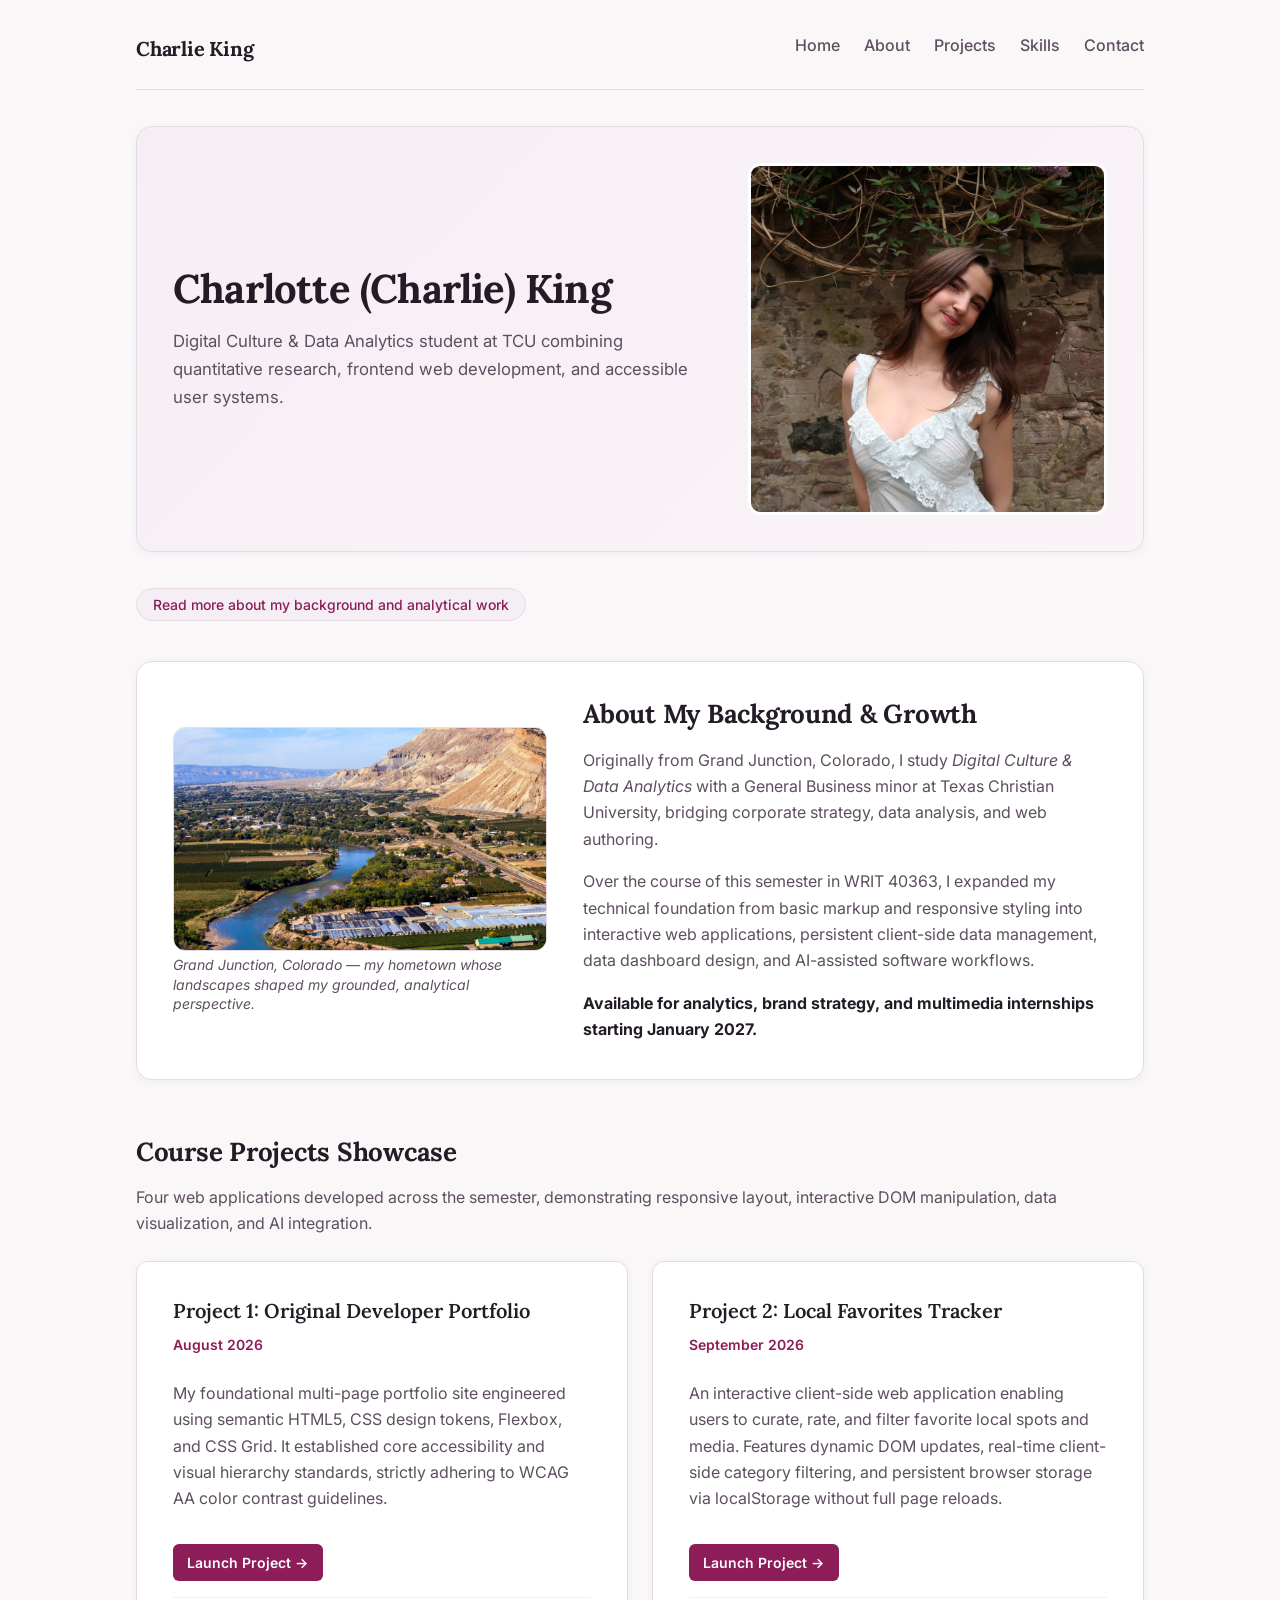
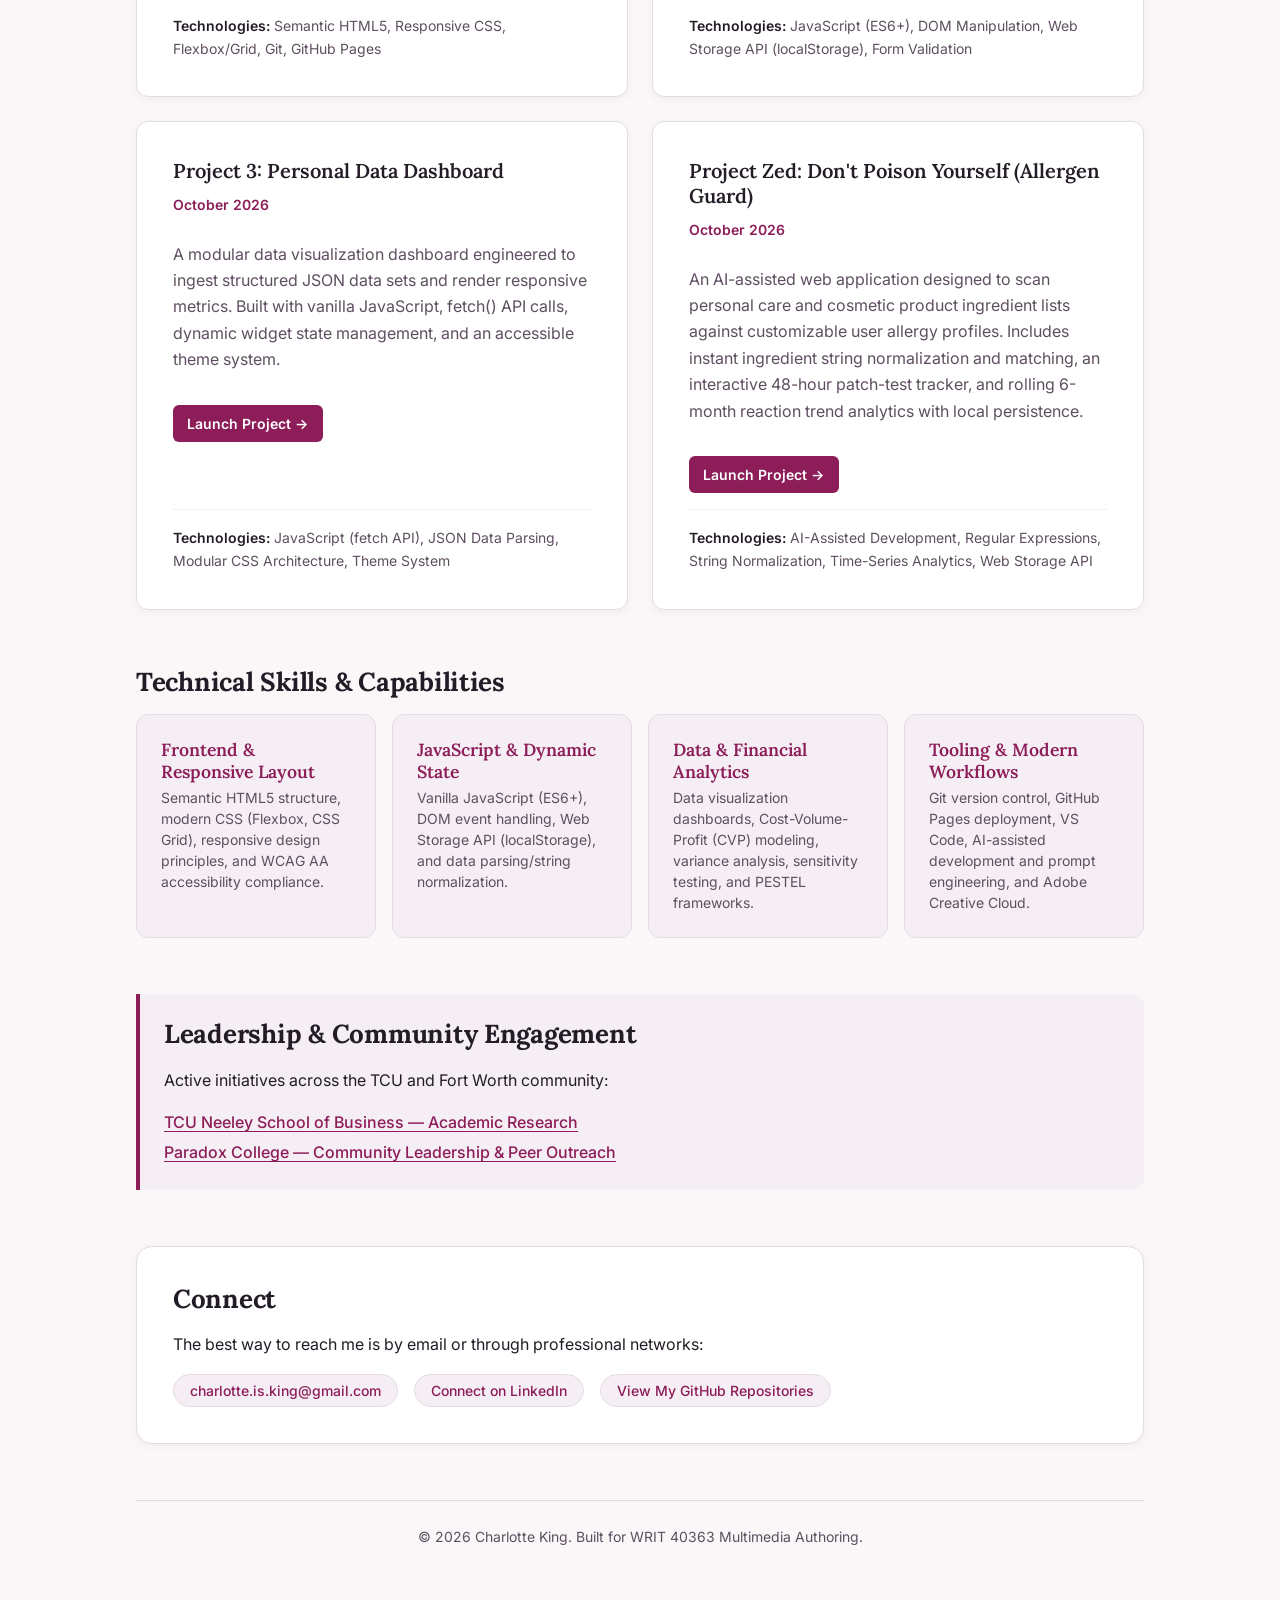
<file: index.html>
<!DOCTYPE html>
<html lang="en">
<head>
  <meta charset="UTF-8">
  <meta name="viewport" content="width=device-width, initial-scale=1.0">
  <title>Charlotte (Charlie) King — Professional Portfolio</title>
  <link rel="stylesheet" href="css/styles.css">
</head>
<body>

  <!-- Site Navigation -->
  <nav class="nav-container">
    <a href="index.html" class="logo">Charlie King</a>
    <div class="nav-links">
      <a href="index.html">Home</a>
      <a href="#about">About</a>
      <a href="#projects">Projects</a>
      <a href="#skills">Skills</a>
      <a href="#contact">Contact</a>
    </div>
  </nav>

  <!-- Two-Column Header (Portrait Photo) -->
  <header>
    <div class="header-text">
      <h1>Charlotte (Charlie) King</h1>
      <p>Digital Culture &amp; Data Analytics student at TCU combining quantitative research, frontend web development, and accessible user systems.</p>
    </div>
    <div class="header-pic">
      <img src="images/newphoto.JPG" alt="Portrait of Charlotte (Charlie) King">
    </div>
  </header>

  <!-- Main Landmark Content -->
  <main>

    <!-- Internal Jump Link -->
    <p><a href="#about">Read more about my background and analytical work</a></p>

    <!-- About Section (Hometown Photo) -->
    <section id="about" class="about">
      <div class="about-image">
        <figure>
          <img src="images/grandjunction.jpg" alt="Scenic view of the red rock canyons and valleys of Grand Junction, Colorado">
          <figcaption>Grand Junction, Colorado — my hometown whose landscapes shaped my grounded, analytical perspective.</figcaption>
        </figure>
      </div>
      <div class="about-text">
        <h2>About My Background &amp; Growth</h2>
        <p>Originally from Grand Junction, Colorado, I study <em>Digital Culture &amp; Data Analytics</em> with a General Business minor at Texas Christian University, bridging corporate strategy, data analysis, and web authoring.</p>
        <p>Over the course of this semester in WRIT 40363, I expanded my technical foundation from basic markup and responsive styling into interactive web applications, persistent client-side data management, data dashboard design, and AI-assisted software workflows.</p>
        <p><strong>Available for analytics, brand strategy, and multimedia internships starting January 2027.</strong></p>
      </div>
    </section>

    <!-- Projects Section: All 4 Course Projects -->
    <section id="projects">
      <h2>Course Projects Showcase</h2>
      <p>Four web applications developed across the semester, demonstrating responsive layout, interactive DOM manipulation, data visualization, and AI integration.</p>
      
      <ul class="project-list">
        <!-- Project 1 -->
        <li class="project-card">
          <h3><a href="projects/project1-original/index.html">Project 1: Original Developer Portfolio</a></h3>
          <p><time datetime="2026-08">August 2026</time></p>
          <p>My foundational multi-page portfolio site engineered using semantic HTML5, CSS design tokens, Flexbox, and CSS Grid. It established core accessibility and visual hierarchy standards, strictly adhering to WCAG AA color contrast guidelines.</p>
          <div class="project-links">
            <a href="projects/project1-original/index.html" class="btn-project">Launch Project &rarr;</a>
          </div>
          <p><strong>Technologies:</strong> Semantic HTML5, Responsive CSS, Flexbox/Grid, Git, GitHub Pages</p>
        </li>

        <!-- Project 2 -->
        <li class="project-card">
          <h3><a href="projects/project2-tracker/index.html">Project 2: Local Favorites Tracker</a></h3>
          <p><time datetime="2026-09">September 2026</time></p>
          <p>An interactive client-side web application enabling users to curate, rate, and filter favorite local spots and media. Features dynamic DOM updates, real-time client-side category filtering, and persistent browser storage via localStorage without full page reloads.</p>
          <div class="project-links">
            <a href="projects/project2-tracker/index.html" class="btn-project">Launch Project &rarr;</a>
          </div>
          <p><strong>Technologies:</strong> JavaScript (ES6+), DOM Manipulation, Web Storage API (localStorage), Form Validation</p>
        </li>

        <!-- Project 3 -->
        <li class="project-card">
          <h3><a href="projects/project3-dashboard/index.html">Project 3: Personal Data Dashboard</a></h3>
          <p><time datetime="2026-10">October 2026</time></p>
          <p>A modular data visualization dashboard engineered to ingest structured JSON data sets and render responsive metrics. Built with vanilla JavaScript, fetch() API calls, dynamic widget state management, and an accessible theme system.</p>
          <div class="project-links">
            <a href="projects/project3-dashboard/index.html" class="btn-project">Launch Project &rarr;</a>
          </div>
          <p><strong>Technologies:</strong> JavaScript (fetch API), JSON Data Parsing, Modular CSS Architecture, Theme System</p>
        </li>

        <!-- Project Zed -->
        <li class="project-card">
          <h3><a href="projects/project-zed/index.html">Project Zed: Don't Poison Yourself (Allergen Guard)</a></h3>
          <p><time datetime="2026-10">October 2026</time></p>
          <p>An AI-assisted web application designed to scan personal care and cosmetic product ingredient lists against customizable user allergy profiles. Includes instant ingredient string normalization and matching, an interactive 48-hour patch-test tracker, and rolling 6-month reaction trend analytics with local persistence.</p>
          <div class="project-links">
            <a href="projects/project-zed/index.html" class="btn-project">Launch Project &rarr;</a>
          </div>
          <p><strong>Technologies:</strong> AI-Assisted Development, Regular Expressions, String Normalization, Time-Series Analytics, Web Storage API</p>
        </li>
      </ul>
    </section>

    <!-- Skills Section -->
    <section id="skills">
      <h2>Technical Skills &amp; Capabilities</h2>
      <ul class="skills-grid">
        <li class="skill-card">
          <h3>Frontend &amp; Responsive Layout</h3>
          <p>Semantic HTML5 structure, modern CSS (Flexbox, CSS Grid), responsive design principles, and WCAG AA accessibility compliance.</p>
        </li>
        <li class="skill-card">
          <h3>JavaScript &amp; Dynamic State</h3>
          <p>Vanilla JavaScript (ES6+), DOM event handling, Web Storage API (localStorage), and data parsing/string normalization.</p>
        </li>
        <li class="skill-card">
          <h3>Data &amp; Financial Analytics</h3>
          <p>Data visualization dashboards, Cost-Volume-Profit (CVP) modeling, variance analysis, sensitivity testing, and PESTEL frameworks.</p>
        </li>
        <li class="skill-card">
          <h3>Tooling &amp; Modern Workflows</h3>
          <p>Git version control, GitHub Pages deployment, VS Code, AI-assisted development and prompt engineering, and Adobe Creative Cloud.</p>
        </li>
      </ul>
    </section>

    <!-- Resources / Campus Involvement Aside -->
    <aside id="resources">
      <h2>Leadership &amp; Community Engagement</h2>
      <p>Active initiatives across the TCU and Fort Worth community:</p>
      <ul>
        <li><a href="https://www.tcu.edu" target="_blank" rel="noopener">TCU Neeley School of Business — Academic Research</a></li>
        <li><a href="https://paradoxchurch.com" target="_blank" rel="noopener">Paradox College — Community Leadership &amp; Peer Outreach</a></li>
      </ul>
    </aside>

    <!-- Contact Section -->
    <section id="contact">
      <h2>Connect</h2>
      <p>The best way to reach me is by email or through professional networks:</p>
      <ul>
        <li><a href="mailto:charlotte.is.king@gmail.com">charlotte.is.king@gmail.com</a></li>
        <li><a href="https://linkedin.com/in/charlieking" target="_blank" rel="noopener">Connect on LinkedIn</a></li>
        <li><a href="https://github.com/charlottesking" target="_blank" rel="noopener">View My GitHub Repositories</a></li>
      </ul>
    </section>

  </main>

  <!-- Footer Landmark -->
  <footer>
    <p>&copy; 2026 Charlotte King. Built for WRIT 40363 Multimedia Authoring.</p>
  </footer>

</body>
</html>
</file>
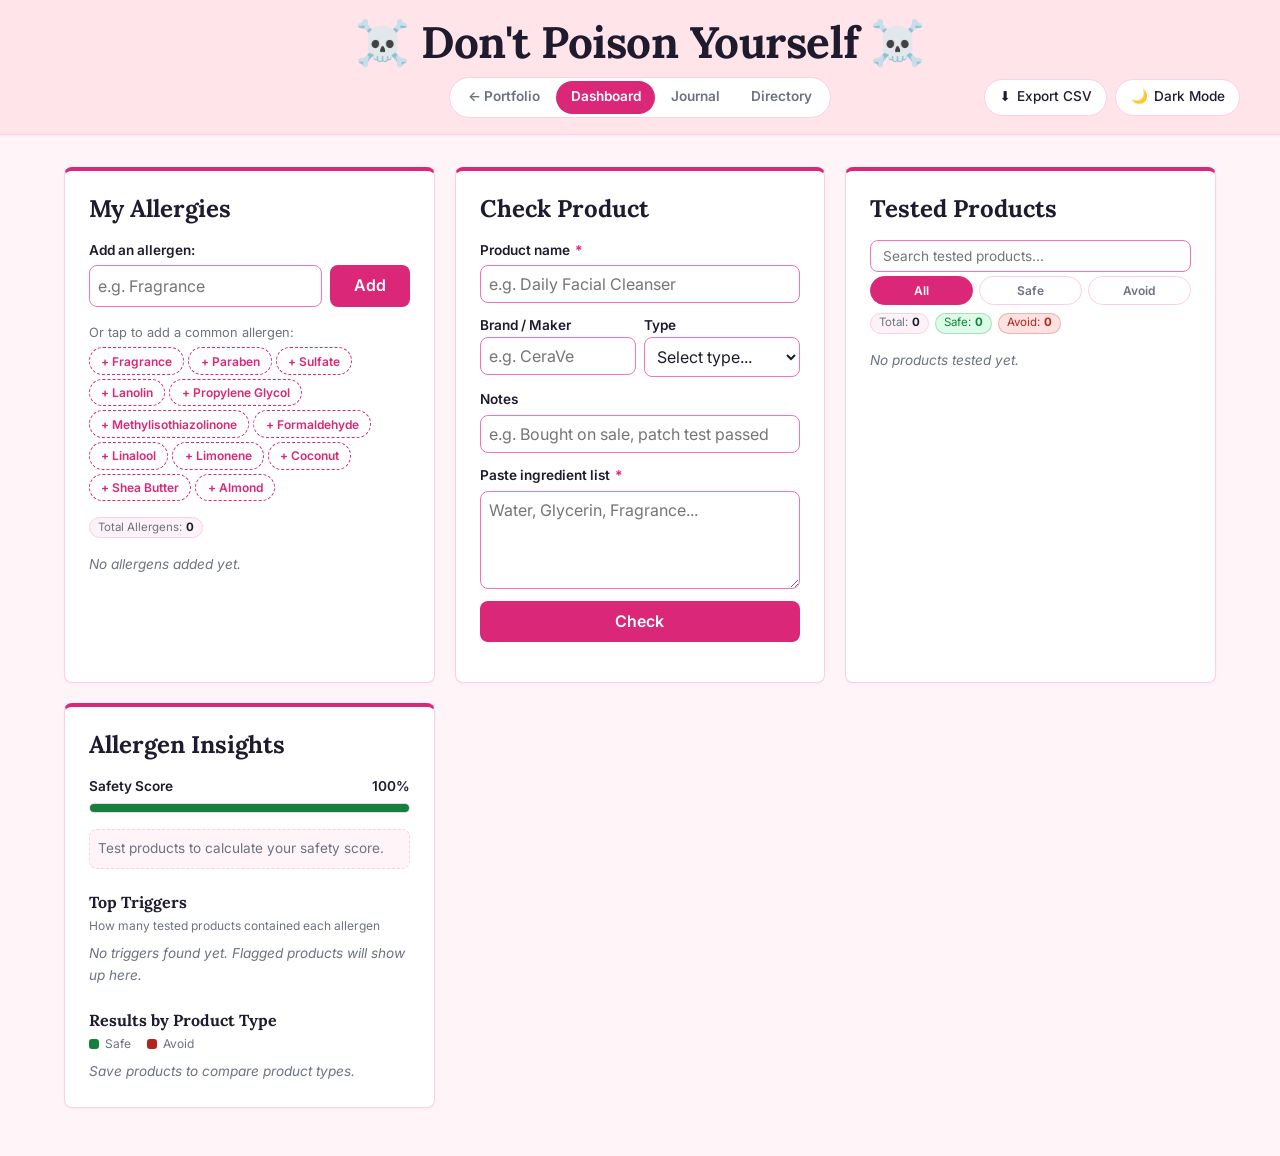
<file: projects/project-zed/index.html>
<!DOCTYPE html>
<html lang="en">
<head>
    <meta charset="UTF-8">
    <meta name="viewport" content="width=device-width, initial-scale=1.0">
    <title>☠️ Don't Poison Yourself ☠️ | Allergen Dashboard</title>
    <link rel="stylesheet" href="css/styles.css">
</head>
<body>
    <a href="#main-content" class="skip-link">Skip to content</a>

        <!-- Header & Navigation -->
    <header class="dashboard-header">
        <div class="header-content">
            <h1>
                <span aria-hidden="true">☠️</span> Don't Poison Yourself
                <span class="title-skull-end" aria-hidden="true">☠️</span>
            </h1>

            <div class="header-actions">
                <button type="button" id="export-btn" class="header-btn" aria-label="Export your data as a CSV file">
                    <span aria-hidden="true">⬇</span>
                    <span class="btn-text">Export CSV</span>
                </button>
                <button type="button" id="theme-toggle" class="header-btn" aria-label="Toggle dark mode">
                    <span class="show-when-light" aria-hidden="true">🌙</span>
                    <span class="show-when-dark" aria-hidden="true">☀️</span>
                    <span class="btn-text show-when-light">Dark Mode</span>
                    <span class="btn-text show-when-dark">Light Mode</span>
                </button>
            </div>

            <nav class="nav-links" aria-label="Pages">
                <a href="../../index.html" class="nav-link">&larr; Portfolio</a>
                <a href="index.html" class="nav-link">Dashboard</a>
                <a href="journal.html" class="nav-link">Journal</a>
                <a href="directory.html" class="nav-link">Directory</a>
            </nav>
        </div>
    </header>
    
    <!-- Main Dashboard Container -->
    <main id="main-content" class="dashboard-grid">

        <!-- Widget 1: My Allergies -->
        <section class="widget">
            <h2>My Allergies</h2>
            <form id="allergen-form">
                <label for="allergen-input">Add an allergen:</label>
                <div class="input-row">
                    <input type="text" id="allergen-input" placeholder="e.g. Fragrance" required>
                    <button type="submit">Add</button>
                </div>
            </form>
            <p class="quick-add-label">Or tap to add a common allergen:</p>
            <div id="quick-add-list"></div>
            <div id="allergen-stats"></div>
            <ul id="allergen-list"></ul>
        </section>

        <!-- Widget 2: Check Product -->
        <section class="widget">
            <h2>Check Product</h2>
            <form id="checker-form">
                <label for="product-name">Product name <span class="required-star">*</span></label>
                <input type="text" id="product-name" placeholder="e.g. Daily Facial Cleanser" required>

                <div class="form-row">
                    <div class="form-group">
                        <label for="product-brand">Brand / Maker</label>
                        <input type="text" id="product-brand" placeholder="e.g. CeraVe">
                    </div>
                    <div class="form-group">
                        <label for="product-category">Type</label>
                        <select id="product-category">
                            <option value="">Select type...</option>
                            <option value="Skincare">Skincare</option>
                            <option value="Haircare">Haircare</option>
                            <option value="Body & Soap">Body & Soap</option>
                            <option value="Makeup">Makeup</option>
                            <option value="Household">Household</option>
                            <option value="Other">Other</option>
                        </select>
                    </div>
                </div>

                <label for="product-notes">Notes</label>
                <input type="text" id="product-notes" placeholder="e.g. Bought on sale, patch test passed">

                <label for="ingredients-input">Paste ingredient list <span class="required-star">*</span></label>
                <textarea id="ingredients-input" rows="4" placeholder="Water, Glycerin, Fragrance..." required></textarea>

                <button type="submit">Check</button>
            </form>
            <div id="checker-result"></div>
        </section>

        <!-- Widget 3: Tested Products -->
        <section class="widget">
            <h2>Tested Products</h2>

            <!-- Search & Filter Controls -->
            <div class="history-controls">
                <input type="text" id="history-search" placeholder="Search tested products...">
                <div class="filter-btn-group">
                    <button type="button" class="filter-btn active" data-filter="all">All</button>
                    <button type="button" class="filter-btn filter-safe-btn" data-filter="safe">Safe</button>
                    <button type="button" class="filter-btn filter-avoid-btn" data-filter="avoid">Avoid</button>
                </div>
            </div>

            <!-- Stats Row -->
            <div id="history-stats"></div>

            <!-- Tested Products List -->
            <ul id="history-list"></ul>
        </section>

        <!-- Widget 4: Allergen Insights -->
        <section class="widget" id="insights-widget">
            <h2>Allergen Insights</h2>
            <div class="safety-gauge-container">
                <div class="safety-gauge-header">
                    <span>Safety Score</span>
                    <span id="safety-percent">100%</span>
                </div>
                <div class="gauge-track">
                    <div id="gauge-bar" class="gauge-fill"></div>
                </div>
            </div>
            <div class="insights-summary">
                <p id="top-trigger-text">No trigger ingredients found yet.</p>
            </div>

            <!-- Chart 1: which allergens show up most -->
            <h3 class="chart-title">Top Triggers</h3>
            <p class="chart-subtitle">How many tested products contained each allergen</p>
            <div id="trigger-chart" class="bar-chart"></div>

            <!-- Chart 2: safe vs avoid for each product type -->
            <h3 class="chart-title">Results by Product Type</h3>
            <div class="chart-legend" aria-hidden="true">
                <span><span class="legend-swatch swatch-safe"></span>Safe</span>
                <span><span class="legend-swatch swatch-avoid"></span>Avoid</span>
            </div>
            <div id="category-chart" class="bar-chart"></div>
        </section>

    </main>

    <script src="js/app.js"></script>
</body>
</html>
</file>
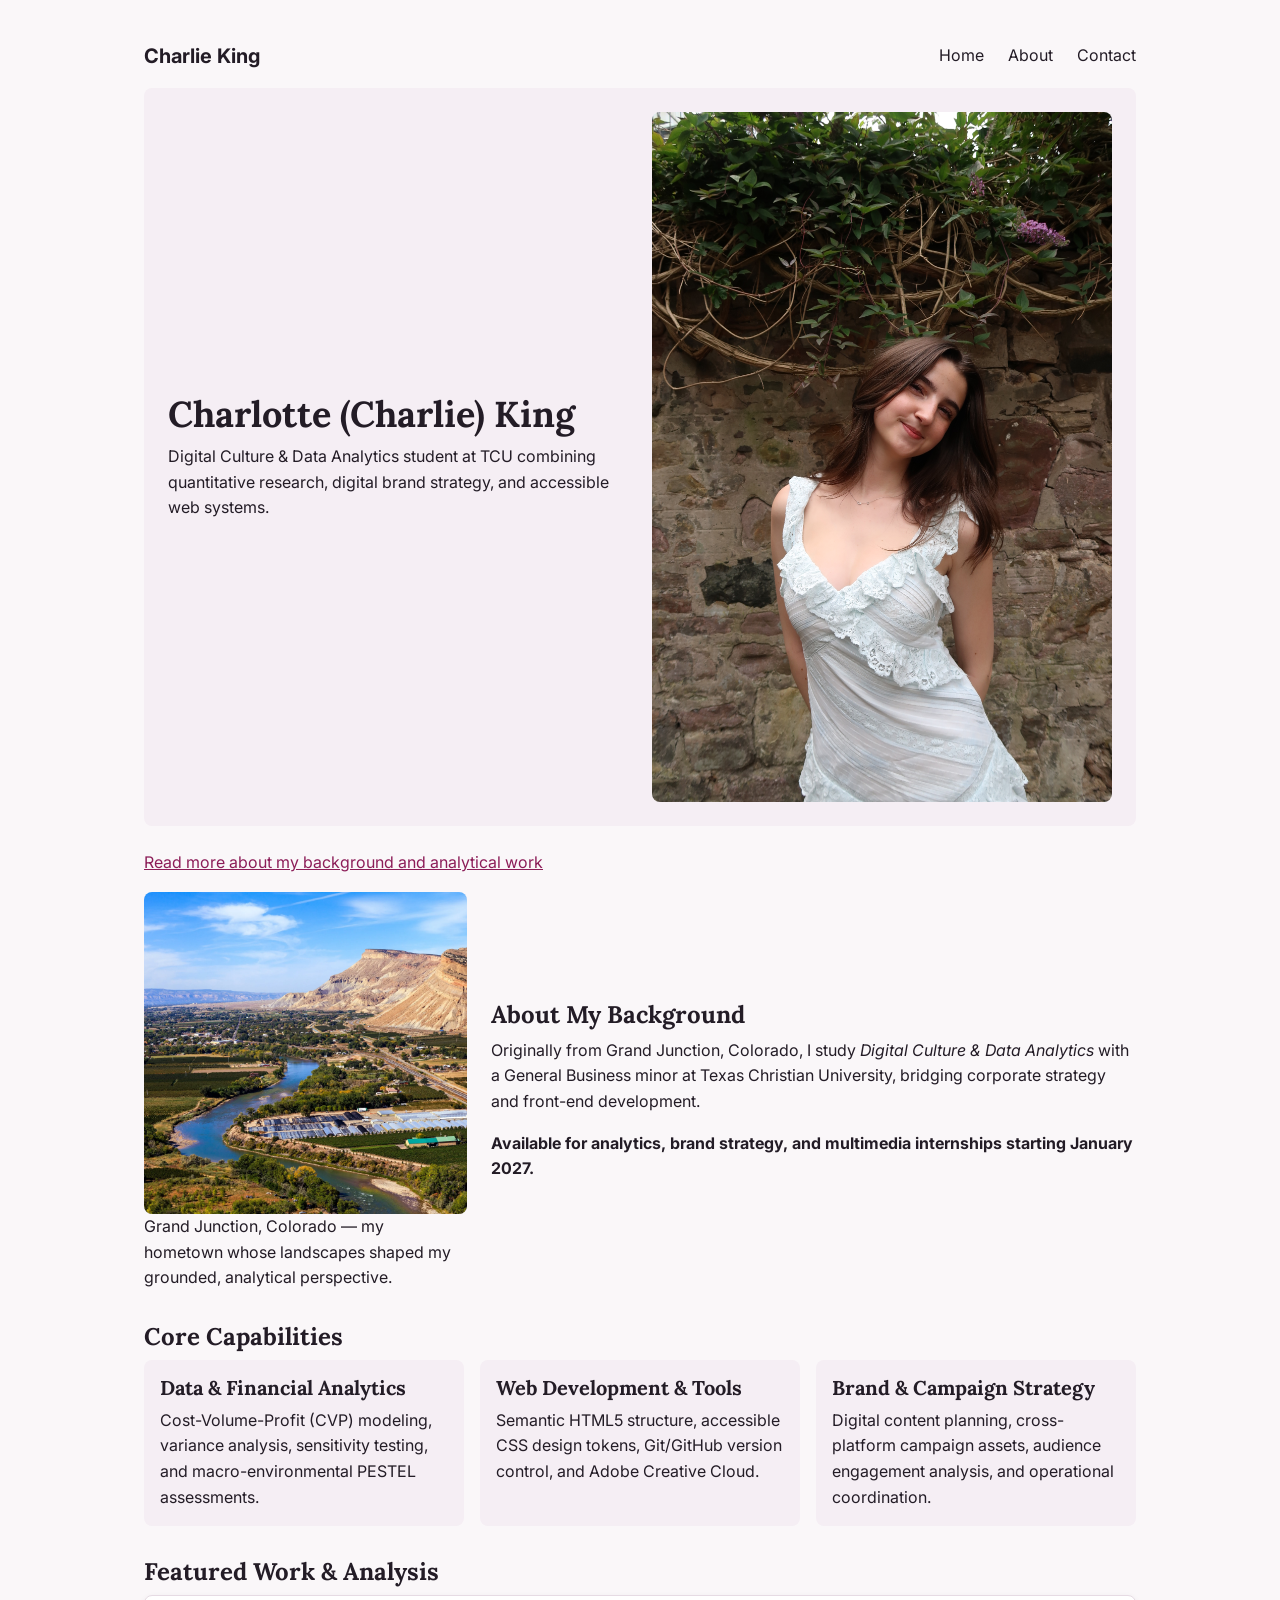
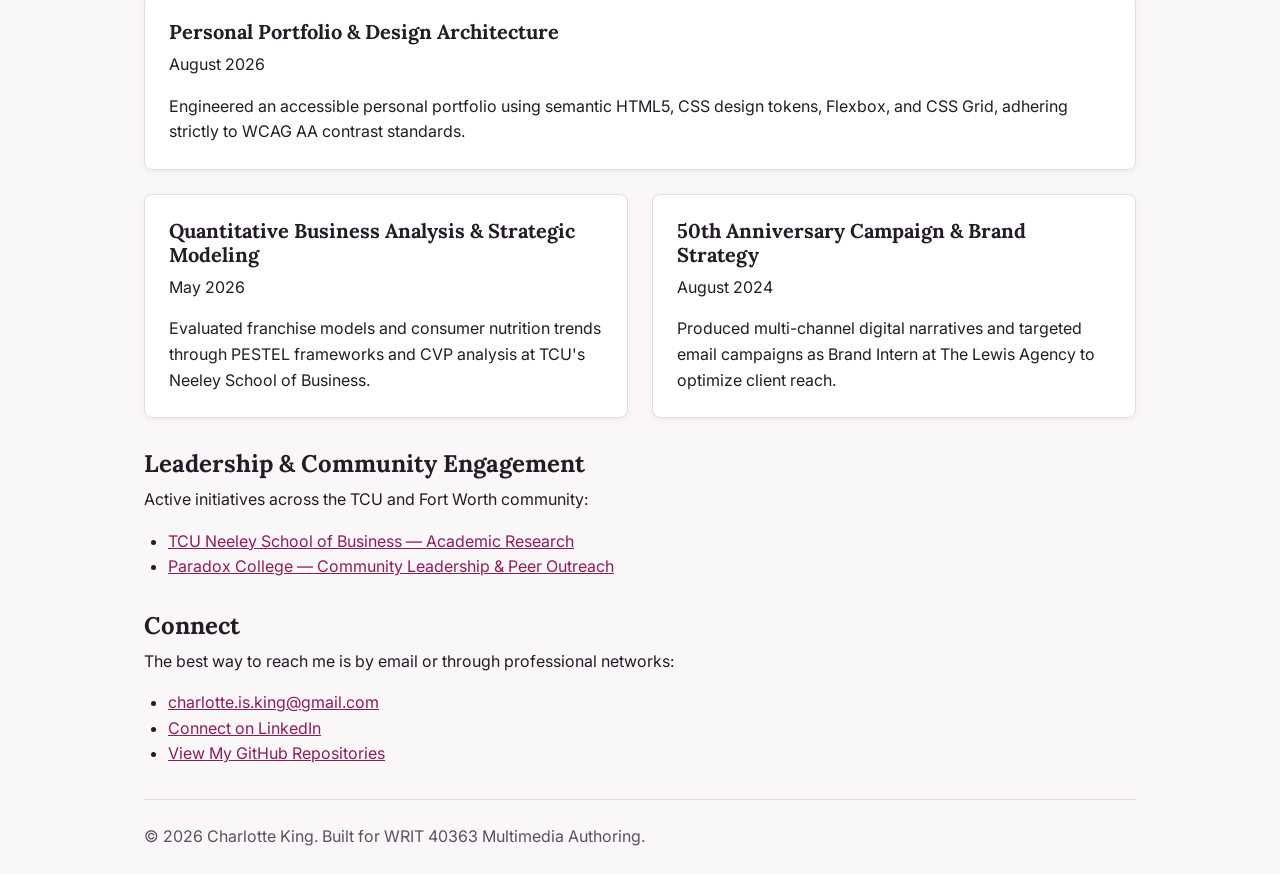
<file: projects/project1-original/index.html>
<!DOCTYPE html>
<html lang="en">
<head>
  <meta charset="UTF-8">
  <meta name="viewport" content="width=device-width, initial-scale=1.0">
  <title>Charlotte (Charlie) King — Personal Portfolio</title>
  <link rel="stylesheet" href="css/styles.css">
</head>
<body>

  <!-- Site Navigation -->
  <nav class="nav-container">
    <a href="index.html" class="logo">Charlie King</a>
    <div class="nav-links">
      <a href="index.html">Home</a>
      <a href="about.html">About</a>
      <a href="index.html#contact">Contact</a>
    </div>
  </nav>

  <!-- Two-Column Header (Photo of yourself) -->
  <header>
    <div class="header-text">
      <h1>Charlotte (Charlie) King</h1>
      <p>Digital Culture &amp; Data Analytics student at TCU combining quantitative research, digital brand strategy, and accessible web systems.</p>
    </div>
    <div class="header-pic">
      <img src="images/newphoto.JPG" alt="Portrait of Charlotte (Charlie) King">
    </div>
  </header>

  <!-- Main Landmark Content -->
  <main>

    <!-- Internal Jump Link -->
    <p><a href="#about">Read more about my background and analytical work</a></p>

    <!-- About Section (Second Photo: Grand Junction, Colorado) -->
    <section id="about" class="about">
      <div class="about-image">
        <figure>
          <img src="images/grandjunction.jpg" alt="Scenic view of the red rock canyons and valleys of Grand Junction, Colorado">
          <figcaption>Grand Junction, Colorado — my hometown whose landscapes shaped my grounded, analytical perspective.</figcaption>
        </figure>
      </div>
      <div class="about-text">
        <h2>About My Background</h2>
        <p>Originally from Grand Junction, Colorado, I study <em>Digital Culture &amp; Data Analytics</em> with a General Business minor at Texas Christian University, bridging corporate strategy and front-end development.</p>
        <p><strong>Available for analytics, brand strategy, and multimedia internships starting January 2027.</strong></p>
      </div>
    </section>

    <!-- Skills Section -->
    <section id="skills">
      <h2>Core Capabilities</h2>
      <ul class="skills-grid">
        <li class="skill-card">
          <h3>Data &amp; Financial Analytics</h3>
          <p>Cost-Volume-Profit (CVP) modeling, variance analysis, sensitivity testing, and macro-environmental PESTEL assessments.</p>
        </li>
        <li class="skill-card">
          <h3>Web Development &amp; Tools</h3>
          <p>Semantic HTML5 structure, accessible CSS design tokens, Git/GitHub version control, and Adobe Creative Cloud.</p>
        </li>
        <li class="skill-card">
          <h3>Brand &amp; Campaign Strategy</h3>
          <p>Digital content planning, cross-platform campaign assets, audience engagement analysis, and operational coordination.</p>
        </li>
      </ul>
    </section>

    <!-- Projects Section -->
    <section id="projects">
      <h2>Featured Work &amp; Analysis</h2>
      <ul class="project-list">
        <li class="project-card featured">
          <h3>Personal Portfolio &amp; Design Architecture</h3>
          <p><time datetime="2026-08">August 2026</time></p>
          <p>Engineered an accessible personal portfolio using semantic HTML5, CSS design tokens, Flexbox, and CSS Grid, adhering strictly to WCAG AA contrast standards.</p>
        </li>
        <li class="project-card">
          <h3>Quantitative Business Analysis &amp; Strategic Modeling</h3>
          <p><time datetime="2026-05">May 2026</time></p>
          <p>Evaluated franchise models and consumer nutrition trends through PESTEL frameworks and CVP analysis at TCU's Neeley School of Business.</p>
        </li>
        <li class="project-card">
          <h3>50th Anniversary Campaign &amp; Brand Strategy</h3>
          <p><time datetime="2024-08">August 2024</time></p>
          <p>Produced multi-channel digital narratives and targeted email campaigns as Brand Intern at The Lewis Agency to optimize client reach.</p>
        </li>
      </ul>
    </section>

    <!-- Resources / Campus Involvement Aside -->
    <aside id="resources">
      <h2>Leadership &amp; Community Engagement</h2>
      <p>Active initiatives across the TCU and Fort Worth community:</p>
      <ul>
        <li><a href="https://www.tcu.edu" target="_blank" rel="noopener">TCU Neeley School of Business — Academic Research</a></li>
        <li><a href="https://paradoxchurch.com" target="_blank" rel="noopener">Paradox College — Community Leadership &amp; Peer Outreach</a></li>
      </ul>
    </aside>

    <!-- Contact Section -->
    <section id="contact">
      <h2>Connect</h2>
      <p>The best way to reach me is by email or through professional networks:</p>
      <ul>
        <li><a href="mailto:charlotte.is.king@gmail.com">charlotte.is.king@gmail.com</a></li>
        <li><a href="https://linkedin.com/in/charlieking" target="_blank" rel="noopener">Connect on LinkedIn</a></li>
        <li><a href="https://github.com/charlottesking" target="_blank" rel="noopener">View My GitHub Repositories</a></li>
      </ul>
    </section>

  </main>

  <!-- Footer Landmark -->
  <footer>
    <p>&copy; 2026 Charlotte King. Built for WRIT 40363 Multimedia Authoring.</p>
  </footer>

</body>
</html>
</file>
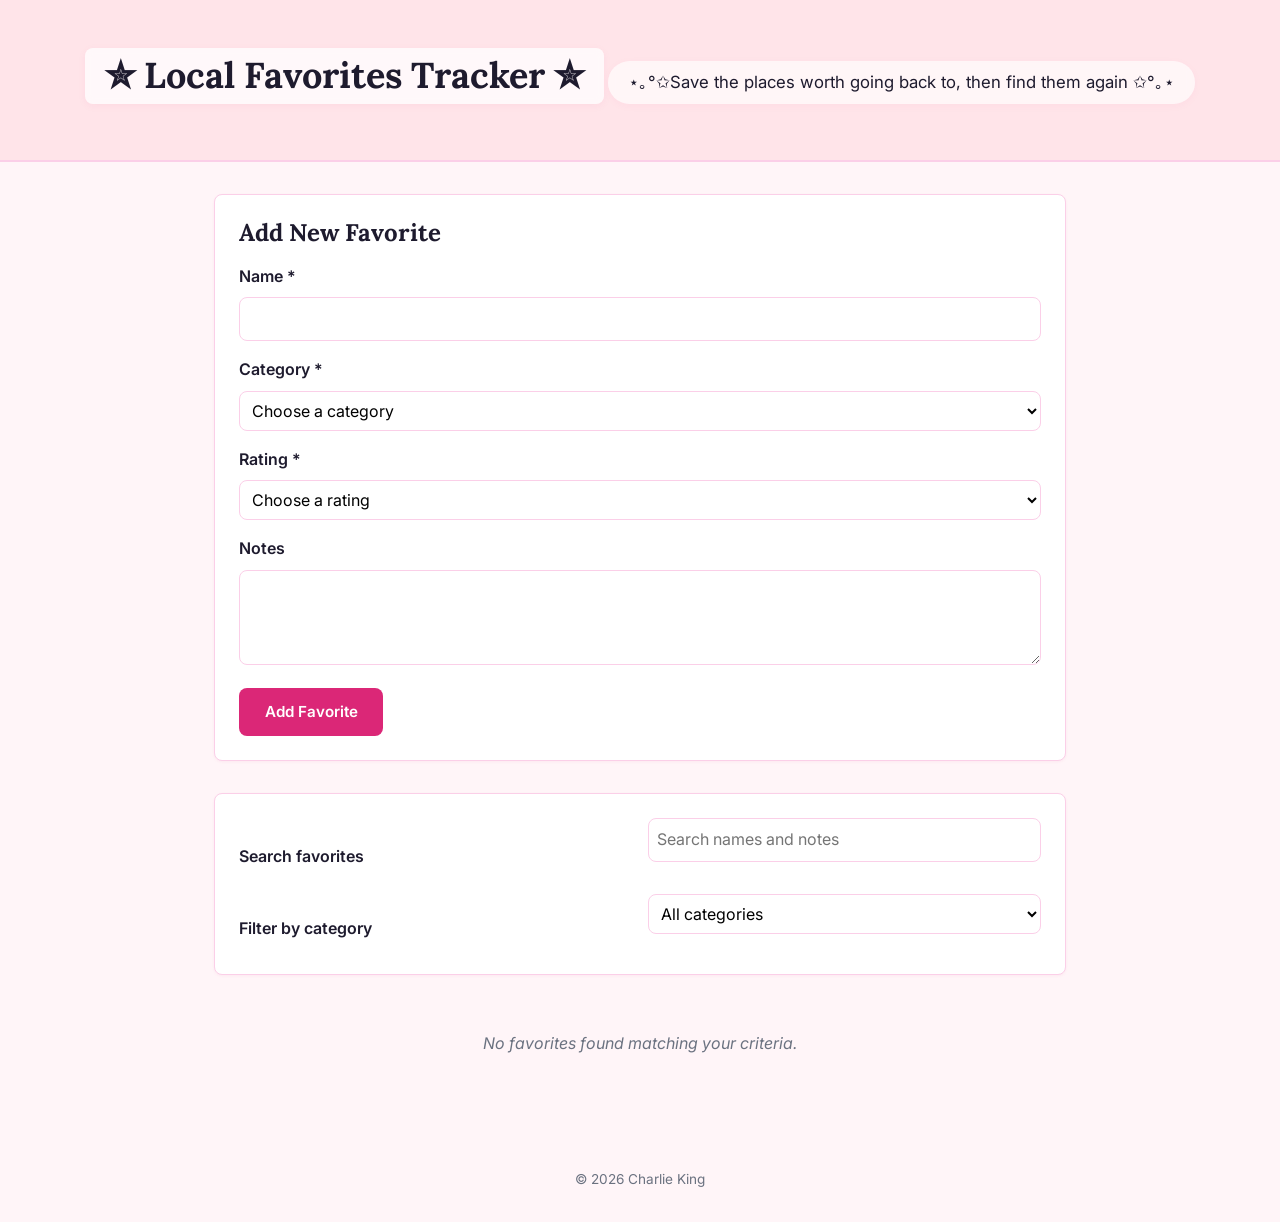
<file: projects/project2-tracker/index.html>
<!DOCTYPE html>
<html lang="en">
<head>
  <meta name="viewport" content="width=device-width, initial-scale=1.0">
  <title>Local Favorites Tracker</title>
  <link rel="stylesheet" href="css/styles.css">
</head>

<body>
  <header>
   <h1>✮ Local Favorites Tracker ✮</h1>
    <p> ⋆｡°✩Save the places worth going back to, then find them again ✩°｡⋆</p>
  </header>

  <main>
    <section class="add-section">
      <h2>Add New Favorite</h2>
      <form id="add-favorite-form">
        <div class="form-group">
          <label for="name">Name *</label>
          <input type="text" id="name" name="name" required aria-required="true">
        </div>

        <div class="form-group">
          <label for="category">Category *</label>
          <select id="category" name="category" required aria-required="true">
            <option value="">Choose a category</option>
            <option value="sweet treats">Sweet Treats</option>
            <option value="movies">Movies</option>
            <option value="tv">TV Shows</option>
            <option value="artist">Artist</option>
            <option value="song">Song</option>
            <option value="album">Album</option>
            <!-- add more category options here if needed -->
          </select>
        </div>

        <div class="form-group">
          <label for="rating">Rating *</label>
          <select id="rating" name="rating" required aria-required="true">
            <option value="">Choose a rating</option>
            <option value="5">5 stars</option>
            <option value="4">4 stars</option>
            <option value="3">3 stars</option>
            <option value="2">2 stars</option>
            <option value="1">1 star</option>
          </select>
        </div>

        <div class="form-group">
          <label for="notes">Notes</label>
          <textarea id="notes" name="notes" rows="3"></textarea>
        </div>

        <button type="submit" class="btn btn-primary">Add Favorite</button>
      </form>
    </section>

    <section class="controls-section">
      <label for="search-input">Search favorites</label>
      <input type="search" id="search-input" placeholder="Search names and notes">

      <label for="category-filter">Filter by category</label>
      <select id="category-filter">
        <option value="all">All categories</option>
        <option value="sweet treats">Sweet Treats</option>
        <option value="movies">Movies</option>
        <option value="tv">TV Shows</option>
        <option value="artist">Artist</option>
        <option value="song">Song</option>
        <option value="album">Album</option>
        <!-- match any additional categories added above -->
      </select>
    </section>

    <section class="favorites-section">
      <div id="favorites-list" class="favorites-grid"></div>
    </section>
  </main>

  <footer>
    <p>&copy; 2026 Charlie King</p>
  </footer>

  <script src="js/app.js"></script>
</body>
</html>
</file>
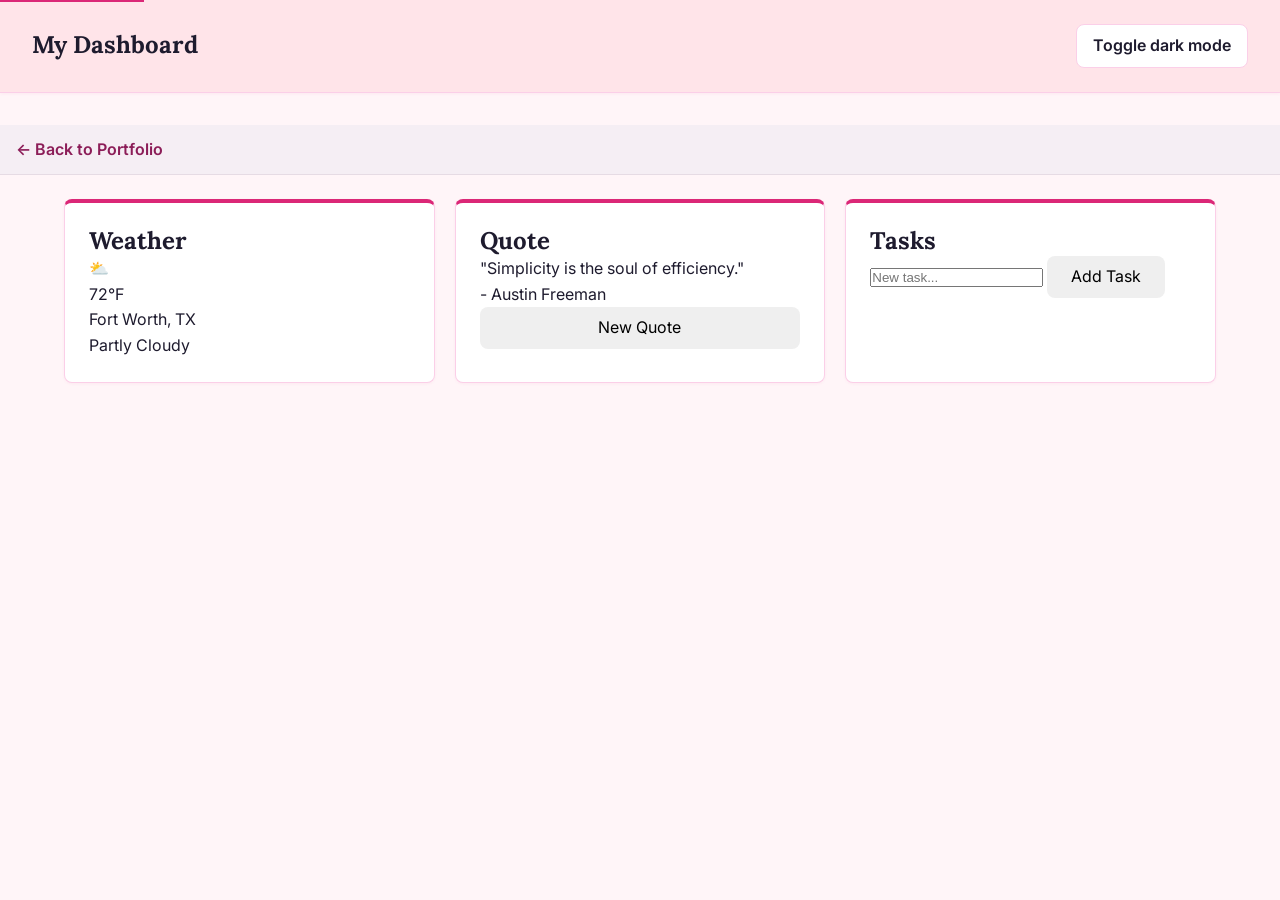
<file: projects/project3-dashboard/index.html>
<!DOCTYPE html>
<html lang="en">
<head>
    <meta charset="UTF-8">
    <meta name="viewport" content="width=device-width, initial-scale=1.0">
    <title>Personal Dashboard</title>
    <link rel="stylesheet" href="css/styles.css">
</head>
<body>
    <a href="#main" class="skip-link">Skip to content</a>
    <header>
        <h1>My Dashboard</h1>
        <button type="button" id="theme-toggle">Toggle dark mode</button>
    </header>

   <!-- Back to Portfolio Navigation -->
<nav style="padding: 0.75rem 1rem; margin-bottom: 1.5rem; background-color: #f5eef4; border-bottom: 1px solid #e6dbe4;">
  <a href="../../index.html" style="font-weight: 600; text-decoration: none; color: #8c1d58;">
    &larr; Back to Portfolio
  </a>
</nav>

    <!-- dashboard here -->
    <main id="main" class="dashboard">
        <!-- Weather widget -->
        <section class="widget">
            <h2>Weather</h2>
            <div id="weather-display">Loading weather...</div>
        </section>

        <!-- Quote widget -->
        <section class="widget">
            <h2>Quote</h2>
            <div id="quotes-display">Loading quotes...</div>
            <button type="button" id="new-quote-btn" disabled>New Quote</button>
        </section>

        <!-- Tasks widget -->
        <section class="widget">
            <h2>Tasks</h2>
            <div id="task-stats"></div>
            <form id="task-form">
                <input type="text" id="task-input" placeholder="New task..." required>
                <button type="submit">Add Task</button>
            </form>
            <ul id="task-list"></ul>
        </section>
    </main>

    <script src="js/app.js"></script>   
</body>
</html>
</file>
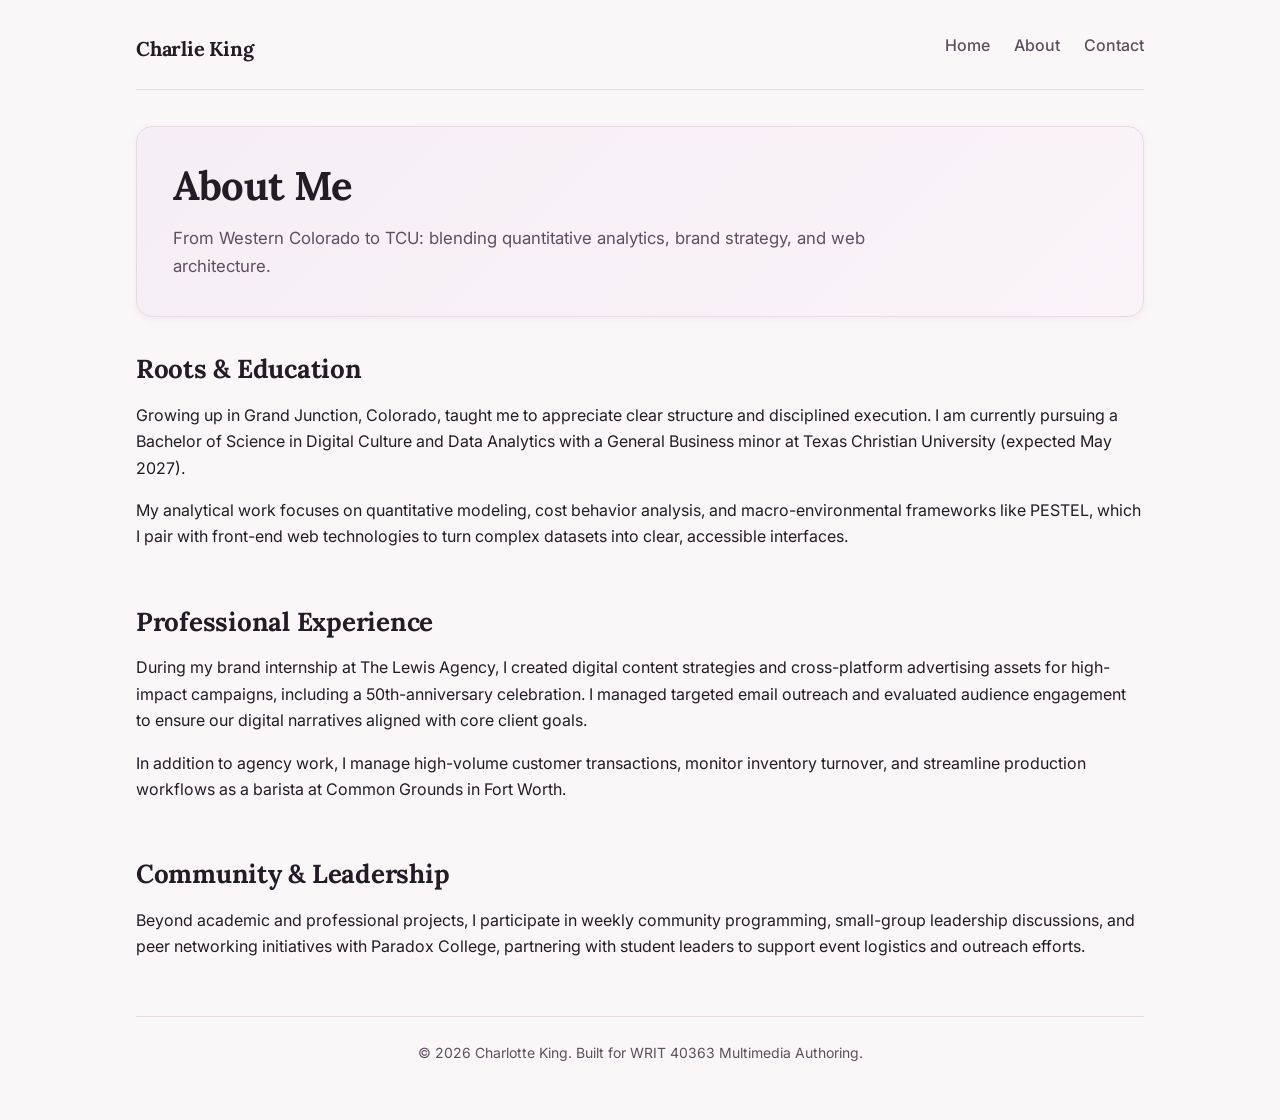
<file: about.html>
<!DOCTYPE html>
<html lang="en">
<head>
  <meta charset="UTF-8">
  <meta name="viewport" content="width=device-width, initial-scale=1.0">
  <title>About — Charlotte (Charlie) King</title>
  <link rel="stylesheet" href="css/styles.css">
</head>
<body>

  <!-- Site Navigation (Identical across pages) -->
  <nav class="nav-container">
    <a href="index.html" class="logo">Charlie King</a>
    <div class="nav-links">
      <a href="index.html">Home</a>
      <a href="about.html">About</a>
      <a href="index.html#contact">Contact</a>
    </div>
  </nav>

  <!-- Header with Single Wrapped Child -->
  <header>
    <div class="header-text">
      <h1>About Me</h1>
      <p>From Western Colorado to TCU: blending quantitative analytics, brand strategy, and web architecture.</p>
    </div>
  </header>

  <!-- Main Content -->
  <main>
    <section>
      <h2>Roots &amp; Education</h2>
      <p>Growing up in Grand Junction, Colorado, taught me to appreciate clear structure and disciplined execution. I am currently pursuing a Bachelor of Science in Digital Culture and Data Analytics with a General Business minor at Texas Christian University (expected May 2027).</p>
      <p>My analytical work focuses on quantitative modeling, cost behavior analysis, and macro-environmental frameworks like PESTEL, which I pair with front-end web technologies to turn complex datasets into clear, accessible interfaces.</p>
    </section>

    <section>
      <h2>Professional Experience</h2>
      <p>During my brand internship at The Lewis Agency, I created digital content strategies and cross-platform advertising assets for high-impact campaigns, including a 50th-anniversary celebration. I managed targeted email outreach and evaluated audience engagement to ensure our digital narratives aligned with core client goals.</p>
      <p>In addition to agency work, I manage high-volume customer transactions, monitor inventory turnover, and streamline production workflows as a barista at Common Grounds in Fort Worth.</p>
    </section>

    <section>
      <h2>Community &amp; Leadership</h2>
      <p>Beyond academic and professional projects, I participate in weekly community programming, small-group leadership discussions, and peer networking initiatives with Paradox College, partnering with student leaders to support event logistics and outreach efforts.</p>
    </section>
  </main>

  <!-- Footer Landmark -->
  <footer>
    <p>&copy; 2026 Charlotte King. Built for WRIT 40363 Multimedia Authoring.</p>
  </footer>

</body>
</html>
</file>
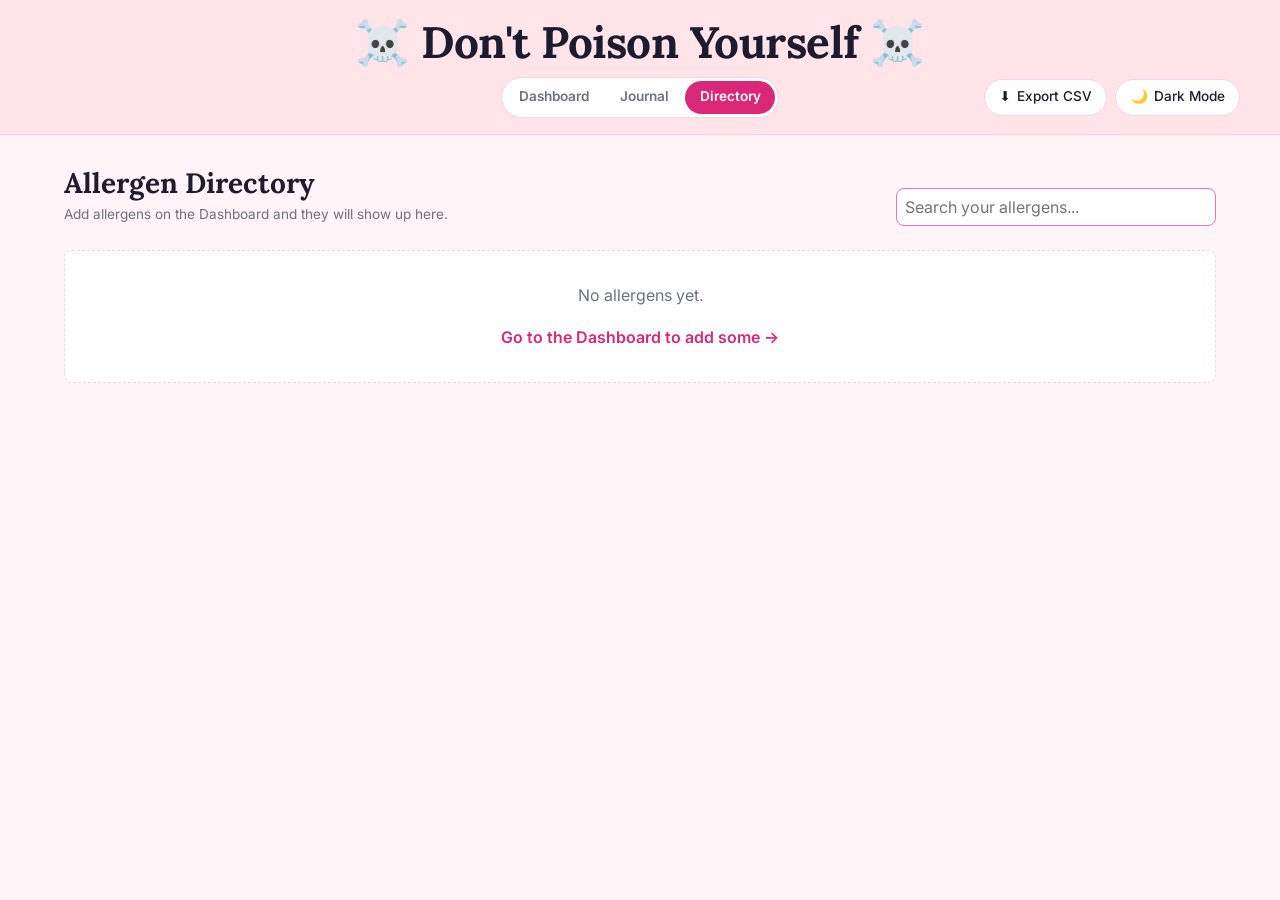
<file: projects/project-zed/directory.html>
<!DOCTYPE html>
<html lang="en">
<head>
    <meta charset="UTF-8">
    <meta name="viewport" content="width=device-width, initial-scale=1.0">
    <title>☠️ Don't Poison Yourself ☠️ | Allergen Directory</title>
    <link rel="stylesheet" href="css/styles.css">
</head>
<body>
    <a href="#main-content" class="skip-link">Skip to content</a>

        <!-- Header & Navigation -->
    <header class="dashboard-header">
        <div class="header-content">
            <h1>
                <span aria-hidden="true">☠️</span> Don't Poison Yourself
                <span class="title-skull-end" aria-hidden="true">☠️</span>
            </h1>

            <div class="header-actions">
                <button type="button" id="export-btn" class="header-btn" aria-label="Export your data as a CSV file">
                    <span aria-hidden="true">⬇</span>
                    <span class="btn-text">Export CSV</span>
                </button>
                <button type="button" id="theme-toggle" class="header-btn" aria-label="Toggle dark mode">
                    <span class="show-when-light" aria-hidden="true">🌙</span>
                    <span class="show-when-dark" aria-hidden="true">☀️</span>
                    <span class="btn-text show-when-light">Dark Mode</span>
                    <span class="btn-text show-when-dark">Light Mode</span>
                </button>
            </div>

            <nav class="nav-links" aria-label="Pages">
                <a href="index.html" class="nav-link">Dashboard</a>
                <a href="journal.html" class="nav-link">Journal</a>
                <a href="directory.html" class="nav-link">Directory</a>
            </nav>
        </div>
    </header>

    <!-- Allergen Directory Page -->
    <main id="main-content" class="directory-page">

        <section class="directory-intro">
            <div>
                <h2>Allergen Directory</h2>
                <p id="directory-summary" class="page-intro">Everything you need to know about your allergens.</p>
            </div>
            <label for="directory-search" class="visually-hidden">Search your allergens</label>
            <input type="text" id="directory-search" placeholder="Search your allergens...">
        </section>

        <div id="directory-grid" class="directory-grid"></div>

    </main>

    <script src="js/app.js"></script>
</body>
</html>
</file>
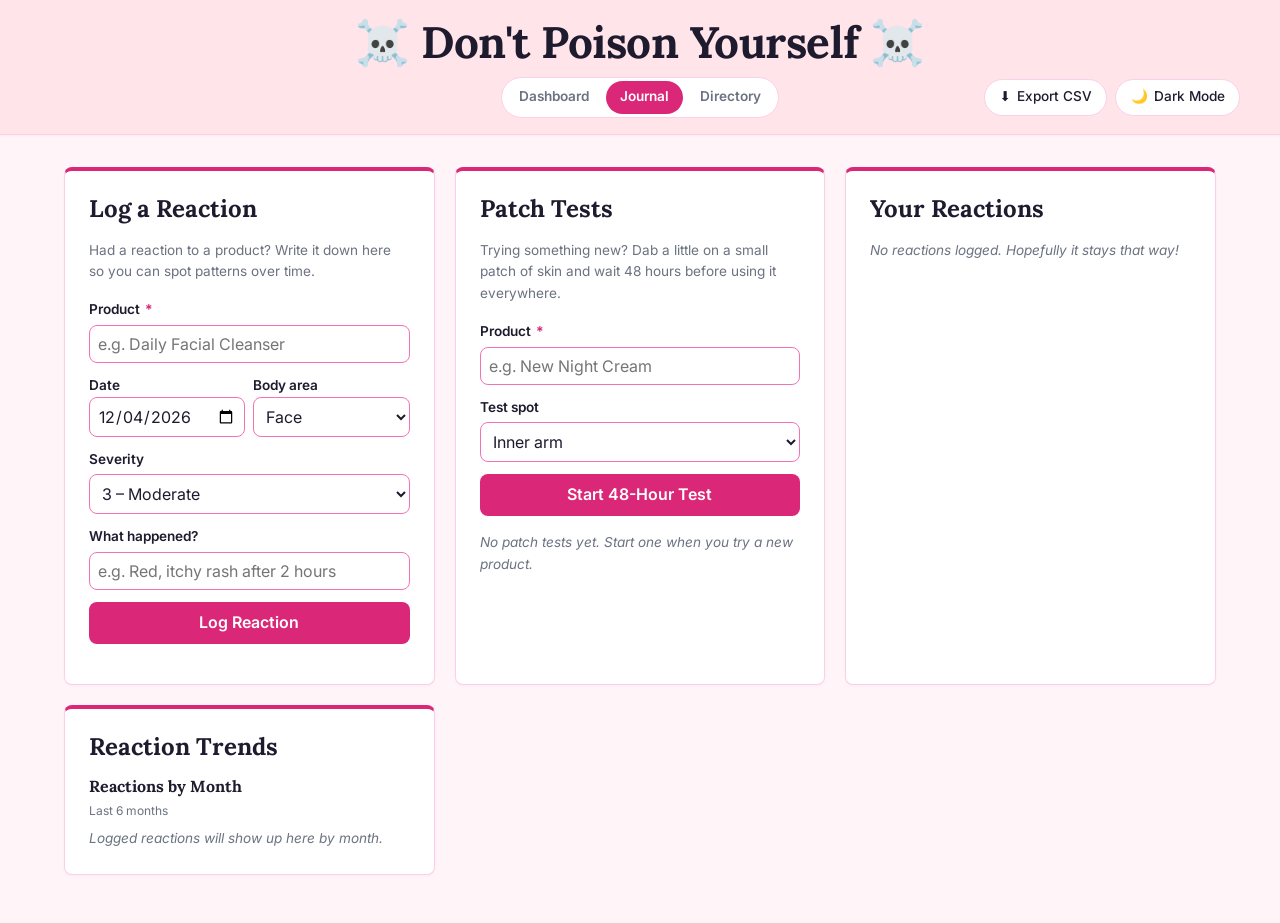
<file: projects/project-zed/journal.html>
<!DOCTYPE html>
<html lang="en">
<head>
    <meta charset="UTF-8">
    <meta name="viewport" content="width=device-width, initial-scale=1.0">
    <title>☠️ Don't Poison Yourself ☠️ | Reaction Journal</title>
    <link rel="stylesheet" href="css/styles.css">
</head>
<body>
    <a href="#main-content" class="skip-link">Skip to content</a>

        <!-- Header & Navigation -->
    <header class="dashboard-header">
        <div class="header-content">
            <h1>
                <span aria-hidden="true">☠️</span> Don't Poison Yourself
                <span class="title-skull-end" aria-hidden="true">☠️</span>
            </h1>

            <div class="header-actions">
                <button type="button" id="export-btn" class="header-btn" aria-label="Export your data as a CSV file">
                    <span aria-hidden="true">⬇</span>
                    <span class="btn-text">Export CSV</span>
                </button>
                <button type="button" id="theme-toggle" class="header-btn" aria-label="Toggle dark mode">
                    <span class="show-when-light" aria-hidden="true">🌙</span>
                    <span class="show-when-dark" aria-hidden="true">☀️</span>
                    <span class="btn-text show-when-light">Dark Mode</span>
                    <span class="btn-text show-when-dark">Light Mode</span>
                </button>
            </div>

            <nav class="nav-links" aria-label="Pages">
                <a href="index.html" class="nav-link">Dashboard</a>
                <a href="journal.html" class="nav-link">Journal</a>
                <a href="directory.html" class="nav-link">Directory</a>
            </nav>
        </div>
    </header>

    <!-- Reaction Journal Page -->
    <main id="main-content" class="dashboard-grid">

        <!-- Widget 1: Log a Reaction -->
        <section class="widget">
            <h2>Log a Reaction</h2>
            <p class="page-intro">Had a reaction to a product? Write it down here so you can spot patterns over time.</p>
            <form id="reaction-form">
                <label for="reaction-product">Product <span class="required-star">*</span></label>
                <input type="text" id="reaction-product" list="product-suggestions" placeholder="e.g. Daily Facial Cleanser" required>
                <datalist id="product-suggestions"></datalist>

                <div class="form-row">
                    <div class="form-group">
                        <label for="reaction-date">Date</label>
                        <input type="date" id="reaction-date" required>
                    </div>
                    <div class="form-group">
                        <label for="reaction-area">Body area</label>
                        <select id="reaction-area">
                            <option value="Face">Face</option>
                            <option value="Scalp">Scalp</option>
                            <option value="Eyes">Eyes</option>
                            <option value="Lips">Lips</option>
                            <option value="Hands">Hands</option>
                            <option value="Body">Body</option>
                            <option value="Other">Other</option>
                        </select>
                    </div>
                </div>

                <label for="reaction-severity">Severity</label>
                <select id="reaction-severity">
                    <option value="1">1 – Mild</option>
                    <option value="2">2 – Noticeable</option>
                    <option value="3" selected>3 – Moderate</option>
                    <option value="4">4 – Strong</option>
                    <option value="5">5 – Severe</option>
                </select>

                <label for="reaction-notes">What happened?</label>
                <input type="text" id="reaction-notes" placeholder="e.g. Red, itchy rash after 2 hours">

                <button type="submit">Log Reaction</button>
            </form>
        </section>

        <!-- Widget 2: Patch Tests -->
        <section class="widget" id="patch-widget">
            <h2>Patch Tests</h2>
            <p class="page-intro">Trying something new? Dab a little on a small patch of skin and wait 48 hours before using it everywhere.</p>
            <form id="patch-form">
                <label for="patch-product">Product <span class="required-star">*</span></label>
                <input type="text" id="patch-product" list="product-suggestions" placeholder="e.g. New Night Cream" required>

                <label for="patch-spot">Test spot</label>
                <select id="patch-spot">
                    <option value="Inner arm">Inner arm</option>
                    <option value="Behind the ear">Behind the ear</option>
                    <option value="Jawline">Jawline</option>
                    <option value="Wrist">Wrist</option>
                    <option value="Other">Other</option>
                </select>

                <button type="submit">Start 48-Hour Test</button>
            </form>
            <ul id="patch-list"></ul>
        </section>

        <!-- Widget 3: Your Reactions -->
        <section class="widget">
            <h2>Your Reactions</h2>
            <div id="reaction-stats"></div>
            <ul id="reaction-list"></ul>
        </section>

        <!-- Widget 4: Reaction Trends -->
        <section class="widget">
            <h2>Reaction Trends</h2>
            <h3 class="chart-title chart-title-first">Reactions by Month</h3>
            <p class="chart-subtitle">Last 6 months</p>
            <div id="reaction-chart" class="bar-chart"></div>
        </section>

    </main>

    <script src="js/app.js"></script>
</body>
</html>
</file>
<file: css/styles.css>
@import url('https://fonts.googleapis.com/css2?family=Inter:wght@400;500;600&family=Lora:ital,wght@0,400;0,600;0,700;1,400&display=swap');

/* ==========================
   1. RESET
   ========================== */

*,
*::before,
*::after {
    box-sizing: border-box;
    margin: 0;
    padding: 0;
}

html {
    scroll-behavior: smooth;
}

img {
    max-width: 100%;
    height: auto;
    display: block;
}

/* ==========================
   2. DESIGN TOKENS
   ========================== */

:root {
    /* Color — Tasteful Pink & Purple Palette (WCAG AA Compliant) */
    --color-bg: #faf7f9;
    --color-surface: #ffffff;
    --color-surface-alt: #f5eef4;
    --color-border: #e6dbe4;
    --color-border-hover: #d1b8cc;
    --color-text: #231c26;
    --color-muted: #5e4f60;
    --color-accent: #8c1d58;
    --color-accent-hover: #67123f;
    --color-badge-bg: #efe2ec;

    /* Spacing Scale */
    --space-xs: 0.25rem;
    --space-sm: 0.5rem;
    --space-md: 1rem;
    --space-lg: 1.5rem;
    --space-xl: 2.25rem;
    --space-2xl: 3.5rem;

    /* Typography */
    --font-stack: 'Inter', system-ui, -apple-system, BlinkMacSystemFont, "Segoe UI", Roboto, sans-serif;
    --font-serif: 'Lora', Georgia, 'Times New Roman', serif;
    --text-sm: 0.875rem;
    --text-base: 1rem;
    --text-h3: 1.25rem;
    --text-h2: 1.625rem;
    --text-h1: 2.5rem;
    --leading-tight: 1.15;
    --leading-heading: 1.25;
    --leading-body: 1.65;

    /* Layout & Geometry */
    --page-width: 66rem;
    --reading-width: 70ch;
    --radius-sm: 6px;
    --radius-md: 12px;
    --radius-lg: 16px;
    
    /* Shadows & Transitions */
    --shadow-sm: 0 2px 8px rgba(58, 25, 48, 0.05);
    --shadow-md: 0 8px 24px rgba(58, 25, 48, 0.08);
    --shadow-hover: 0 12px 28px rgba(58, 25, 48, 0.12);
    --transition-fast: 0.2s ease;
    --transition-smooth: 0.3s cubic-bezier(0.16, 1, 0.3, 1);
}

/* ==========================
   3. BASE ELEMENT STYLES
   ========================== */

body {
    font-family: var(--font-stack);
    background-color: var(--color-bg);
    color: var(--color-text);
    font-size: var(--text-base);
    line-height: var(--leading-body);
    -webkit-font-smoothing: antialiased;
    max-width: var(--page-width);
    margin: 0 auto;
    padding: var(--space-md) var(--space-lg) var(--space-2xl);
}

h1, h2, h3 {
    font-family: var(--font-serif);
    line-height: var(--leading-heading);
    margin-bottom: var(--space-sm);
    color: var(--color-text);
}

h1 { 
    font-size: var(--text-h1); 
    line-height: var(--leading-tight);
    letter-spacing: -0.02em;
}

h2 { 
    font-size: var(--text-h2); 
    letter-spacing: -0.01em;
    margin-bottom: var(--space-md);
}

h3 { 
    font-size: var(--text-h3); 
    font-weight: 600;
}

p {
    margin-bottom: var(--space-md);
}

p:last-child {
    margin-bottom: 0;
}

ul {
    padding-left: var(--space-lg);
}

a {
    color: var(--color-accent);
    text-decoration: underline;
    text-decoration-thickness: 1px;
    text-underline-offset: 3px;
    transition: color var(--transition-fast), text-decoration-color var(--transition-fast);
}

a:hover {
    color: var(--color-accent-hover);
    text-decoration-thickness: 2px;
}

/* Accessible Keyboard Focus Ring */
a:focus-visible {
    outline: 2px solid var(--color-accent);
    outline-offset: 3px;
    border-radius: var(--radius-sm);
}

/* Internal Jump Link Callout */
main > p:first-of-type a {
    display: inline-block;
    font-size: var(--text-sm);
    font-weight: 500;
    text-decoration: none;
    color: var(--color-accent);
    background-color: var(--color-surface-alt);
    border: 1px solid var(--color-border);
    padding: var(--space-xs) var(--space-md);
    border-radius: 999px;
    margin-bottom: var(--space-lg);
    transition: all var(--transition-fast);
}

main > p:first-of-type a:hover {
    background-color: var(--color-surface);
    border-color: var(--color-border-hover);
    transform: translateY(-1px);
    box-shadow: var(--shadow-sm);
}

/* ==========================
   4. LAYOUT & COMPONENTS
   ========================== */

/* Navigation */
nav.nav-container {
    display: flex;
    justify-content: space-between;
    align-items: center;
    flex-wrap: wrap;
    gap: var(--space-md);
    padding: var(--space-md) 0 var(--space-lg);
    border-bottom: 1px solid var(--color-border);
    margin-bottom: var(--space-xl);
}

.logo {
    font-family: var(--font-serif);
    font-size: var(--text-h3);
    font-weight: 700;
    color: var(--color-text);
    text-decoration: none;
    letter-spacing: -0.01em;
}

.logo:hover {
    color: var(--color-accent);
}

.nav-links {
    display: flex;
    gap: var(--space-lg);
    list-style: none;
    padding-left: 0;
}

.nav-links a {
    color: var(--color-muted);
    text-decoration: none;
    font-weight: 500;
    font-size: var(--text-base);
    padding-bottom: var(--space-xs);
    border-bottom: 2px solid transparent;
    transition: color var(--transition-fast), border-color var(--transition-fast);
}

.nav-links a:hover {
    color: var(--color-accent);
    border-bottom-color: var(--color-accent);
}

/* Two-Column Header */
header {
    display: flex;
    align-items: center;
    gap: var(--space-xl);
    padding: var(--space-xl);
    background: linear-gradient(135deg, var(--color-surface-alt) 0%, #faf3f8 100%);
    border: 1px solid var(--color-border);
    margin-bottom: var(--space-xl);
    flex-wrap: wrap;
    border-radius: var(--radius-lg);
    box-shadow: var(--shadow-sm);
}

.header-text {
    flex: 1.2;
    min-width: 17rem;
}

.header-text h1 {
    margin-bottom: var(--space-md);
}

.header-text p {
    font-size: 1.05rem;
    color: var(--color-muted);
    max-width: var(--reading-width);
}

.header-pic {
    flex: 0.8;
    min-width: 15rem;
    border-radius: var(--radius-md);
    display: flex;
    align-items: center;
    justify-content: center;
    overflow: hidden;
}

.header-pic img {
    width: 100%;
    height: 22rem;
    object-fit: cover;
    border-radius: var(--radius-md);
    box-shadow: var(--shadow-md);
    border: 3px solid var(--color-surface);
    transition: transform var(--transition-smooth);
}

.header-pic:hover img {
    transform: scale(1.02);
}

/* Landmark Spacing */
section,
aside {
    margin-bottom: var(--space-2xl);
}

/* About Section */
.about {
    display: flex;
    flex-wrap: wrap;
    align-items: center;
    gap: var(--space-xl);
    background-color: var(--color-surface);
    padding: var(--space-xl);
    border: 1px solid var(--color-border);
    border-radius: var(--radius-lg);
    box-shadow: var(--shadow-sm);
}

.about-image {
    flex: 1;
    min-width: 16rem;
}

.about-image img {
    width: 100%;
    height: 14rem;
    object-fit: cover;
    border-radius: var(--radius-md);
    border: 1px solid var(--color-border);
}

.about-image figcaption {
    font-size: var(--text-sm);
    color: var(--color-muted);
    font-style: italic;
    margin-top: var(--space-xs);
    line-height: 1.4;
}

.about-text {
    flex: 1.4;
    min-width: 17rem;
    max-width: var(--reading-width);
}

.about-text p {
    color: var(--color-muted);
}

.about-text strong {
    color: var(--color-text);
}

/* Projects Section */
#projects > p {
    color: var(--color-muted);
    margin-bottom: var(--space-lg);
}

.project-list {
    list-style: none;
    padding-left: 0;
    display: grid;
    grid-template-columns: 1fr;
    gap: var(--space-lg);
}

.project-card {
    padding: var(--space-xl);
    background-color: var(--color-surface);
    border: 1px solid var(--color-border);
    border-radius: var(--radius-md);
    box-shadow: var(--shadow-sm);
    display: flex;
    flex-direction: column;
    position: relative;
    transition: transform var(--transition-smooth), box-shadow var(--transition-smooth), border-color var(--transition-smooth);
}

.project-card:hover {
    transform: translateY(-4px);
    box-shadow: var(--shadow-hover);
    border-color: var(--color-border-hover);
}

.project-card.featured {
    background: linear-gradient(180deg, #ffffff 0%, #fdf9fc 100%);
    border: 1.5px solid var(--color-border-hover);
}

.badge-featured {
    align-self: flex-start;
    font-size: 0.75rem;
    font-weight: 600;
    text-transform: uppercase;
    letter-spacing: 0.05em;
    color: var(--color-accent);
    background-color: var(--color-badge-bg);
    padding: 0.2rem 0.6rem;
    border-radius: 4px;
    margin-bottom: var(--space-sm);
}

.project-card h3 a {
    color: var(--color-text);
    text-decoration: none;
    transition: color var(--transition-fast);
}

.project-card h3 a:hover {
    color: var(--color-accent);
}

.project-card time {
    font-size: var(--text-sm);
    font-weight: 600;
    color: var(--color-accent);
    margin-bottom: var(--space-sm);
    display: inline-block;
}

.project-card p {
    color: var(--color-muted);
}

/* Action Buttons inside Project Cards */
.project-links {
    display: flex;
    flex-wrap: wrap;
    gap: var(--space-sm);
    margin: var(--space-md) 0;
}

.btn-project {
    display: inline-flex;
    align-items: center;
    font-size: var(--text-sm);
    font-weight: 600;
    text-decoration: none;
    color: #ffffff;
    background-color: var(--color-accent);
    padding: 0.45rem 0.9rem;
    border-radius: var(--radius-sm);
    transition: background-color var(--transition-fast), transform var(--transition-fast);
}

.btn-project:hover {
    background-color: var(--color-accent-hover);
    color: #ffffff;
    text-decoration: none;
    transform: translateY(-1px);
}

.btn-project.secondary {
    background-color: var(--color-surface-alt);
    color: var(--color-text);
    border: 1px solid var(--color-border);
}

.btn-project.secondary:hover {
    background-color: var(--color-surface);
    border-color: var(--color-border-hover);
    color: var(--color-accent);
}

/* Technologies Tag Styling */
.project-card p:last-child {
    margin-top: auto;
    padding-top: var(--space-md);
    font-size: var(--text-sm);
    border-top: 1px solid var(--color-surface-alt);
    color: var(--color-muted);
}

.project-card p:last-child strong {
    color: var(--color-text);
    font-weight: 600;
}

/* Skills Section (Grid) */
.skills-grid {
    list-style: none;
    padding-left: 0;
    display: grid;
    grid-template-columns: repeat(auto-fit, minmax(13rem, 1fr));
    gap: var(--space-md);
}

.skill-card {
    padding: var(--space-lg);
    background-color: var(--color-surface-alt);
    border: 1px solid var(--color-border);
    border-radius: var(--radius-md);
    transition: transform var(--transition-fast), border-color var(--transition-fast), background-color var(--transition-fast);
}

.skill-card:hover {
    background-color: var(--color-surface);
    border-color: var(--color-border-hover);
    transform: translateY(-2px);
    box-shadow: var(--shadow-sm);
}

.skill-card h3 {
    font-size: 1.1rem;
    margin-bottom: var(--space-xs);
    color: var(--color-accent);
}

.skill-card p {
    font-size: var(--text-sm);
    color: var(--color-muted);
    line-height: 1.5;
}

/* Resources / Campus Involvement Aside */
aside#resources {
    background-color: var(--color-surface-alt);
    border-left: 4px solid var(--color-accent);
    padding: var(--space-lg);
    border-radius: 0 var(--radius-md) var(--radius-md) 0;
}

aside#resources ul {
    list-style: none;
    padding-left: 0;
    margin-top: var(--space-sm);
    display: flex;
    flex-direction: column;
    gap: var(--space-xs);
}

aside#resources li a {
    font-weight: 500;
}

/* Contact Section */
#contact {
    background-color: var(--color-surface);
    border: 1px solid var(--color-border);
    border-radius: var(--radius-lg);
    padding: var(--space-xl);
    box-shadow: var(--shadow-sm);
}

#contact ul {
    list-style: none;
    padding-left: 0;
    display: flex;
    flex-wrap: wrap;
    gap: var(--space-md);
    margin-top: var(--space-md);
}

#contact li a {
    display: inline-block;
    padding: var(--space-xs) var(--space-md);
    background-color: var(--color-surface-alt);
    border: 1px solid var(--color-border);
    border-radius: 999px;
    font-size: var(--text-sm);
    font-weight: 500;
    text-decoration: none;
    transition: all var(--transition-fast);
}

#contact li a:hover {
    background-color: var(--color-accent);
    color: var(--color-surface);
    border-color: var(--color-accent);
    transform: translateY(-2px);
    box-shadow: var(--shadow-sm);
}

/* Breakpoint: Tablet & Desktop */
@media (min-width: 768px) {
    .project-list {
        grid-template-columns: 1fr 1fr;
    }
    .project-card.featured {
        grid-column: span 2;
    }
}

/* Footer */
footer {
    padding-top: var(--space-lg);
    border-top: 1px solid var(--color-border);
    color: var(--color-muted);
    font-size: var(--text-sm);
    text-align: center;
}
</file>
<file: projects/project-zed/css/styles.css>
@import url('https://fonts.googleapis.com/css2?family=Inter:wght@400;500;600&family=Lora:wght@400;700&display=swap');

/* =========================================================
   1. RESET
   ========================================================= */
*,
*::before,
*::after {
    box-sizing: border-box;
    margin: 0;
    padding: 0;
}

img {
    max-width: 100%;
    height: auto;
    display: block;
}

/* =========================================================
   2. DESIGN TOKENS
   ========================================================= */
:root {
    /* Pink palette */
    --color-accent: #db2777;
    --color-accent-hover: #be185d;
    --color-accent-light: #fdf2f8;
    --color-accent-border: #fbcfe8;
    --color-danger: #b42318;
    --color-danger-bg: #fee2e2;
    --color-safe: #15803d;
    --color-safe-bg: #dcfce7;
    --color-warning: #eab308;
    --color-text: #1e1b2e;
    --color-muted: #6b7280;
    --color-border: #f472b6;
    --color-bg: #fff5f8;
    --color-surface: #ffffff;
    --color-header-bg: #ffe4e9;

    --radius-md: 8px;
    --radius-pill: 9999px;

    --shadow-sm: 0 1px 3px rgba(219, 39, 119, 0.06);

    --space-xs: 0.25rem;
    --space-sm: 0.5rem;
    --space-md: 1rem;
    --space-lg: 1.5rem;
    --space-xl: 2rem;

    --font-stack: 'Inter', system-ui, -apple-system, sans-serif;
    --font-serif: 'Lora', Georgia, serif;
    --text-base: 1rem;
    --leading-body: 1.6;
    --leading-heading: 1.2;
}

body.theme-dark {
    --color-bg: #141a26;
    --color-surface: #1f2937;
    --color-header-bg: #1a2234;
    --color-text: #f7fafc;
    --color-muted: #a9b4c4;
    --color-border: #2c3648;
    --color-accent: #c9a9f0;
    --color-accent-hover: #b48ee8;
    --color-accent-border: #3b4252;
    --color-accent-light: #2c3648;
    --color-danger: #f97066;
    --color-danger-bg: #3f1d24;
    --color-safe: #86efac;
    --color-safe-bg: #143527;
    --shadow-sm: 0 2px 8px rgba(0, 0, 0, 0.3);
}

/* =========================================================
   3. BASE ELEMENT STYLES
   ========================================================= */
body {
    background-color: var(--color-bg);
    color: var(--color-text);
    font-family: var(--font-stack);
    font-size: var(--text-base);
    line-height: var(--leading-body);
}

h1, h2, h3, h4 {
    font-family: var(--font-serif);
    color: var(--color-text);
    line-height: var(--leading-heading);
}

p {
    margin-bottom: var(--space-md);
}

p:last-child {
    margin-bottom: 0;
}

a {
    color: var(--color-accent);
    text-decoration: none;
}

a:hover {
    text-decoration: underline;
}

:focus-visible {
    outline: 2px solid var(--color-accent);
    outline-offset: 2px;
}

/* Hidden above the page until someone presses Tab (fully off-screen so no sliver shows) */
.skip-link {
    position: absolute;
    top: -100px;
    left: 0;
    background: var(--color-accent);
    color: var(--color-surface);
    padding: 8px 16px;
    z-index: 100;
}

.skip-link:focus {
    top: 0;
}

/* =========================================================
   4. HEADER
   ========================================================= */
.dashboard-header {
    background-color: var(--color-header-bg);
    border-bottom: 1px solid var(--color-accent-border);
    padding: var(--space-md) var(--space-lg);
    margin-bottom: var(--space-xl);
    box-shadow: var(--shadow-sm);
}

/* Title centered on top; page tabs centered underneath, buttons on the right */
.header-content {
    max-width: 1200px;
    margin: 0 auto;
    display: grid;
    grid-template-columns: 1fr auto 1fr;
    grid-template-areas:
        "title title title"
        ".     nav   actions";
    align-items: center;
    gap: var(--space-sm) var(--space-md);
}

.dashboard-header h1 {
    grid-area: title;
    text-align: center;
    font-size: clamp(1.75rem, 4vw, 2.75rem);  /* big on laptops, a bit smaller on tablets */
    font-weight: 700;
    letter-spacing: -0.5px;
}

/* Page tabs: one pill-shaped bar, the current page filled in */
.nav-links {
    grid-area: nav;
    display: flex;
    gap: 2px;
    padding: 3px;
    background-color: var(--color-surface);
    border: 1px solid var(--color-accent-border);
    border-radius: var(--radius-pill);
}

.nav-link {
    font-size: 0.85rem;
    font-weight: 600;
    color: var(--color-muted);
    padding: 0.35rem 0.9rem;
    border-radius: var(--radius-pill);
    text-align: center;
    white-space: nowrap;
    transition: background-color 0.2s ease, color 0.2s ease;
}

.nav-link:hover {
    color: var(--color-accent);
    background-color: var(--color-accent-light);
    text-decoration: none;
}

.nav-link.active,
.nav-link.active:hover {
    color: var(--color-surface);
    background-color: var(--color-accent);
}

/* Export + Dark Mode buttons */
.header-actions {
    grid-area: actions;
    justify-self: end;
    display: flex;
    gap: var(--space-sm);
}

button.header-btn {
    display: inline-flex;
    align-items: center;
    justify-content: center;
    gap: 6px;
    background-color: var(--color-surface);
    color: var(--color-text);
    border: 1px solid var(--color-accent-border);
    padding: 0.4rem 0.9rem;
    font-size: 0.85rem;
    font-weight: 500;
    border-radius: var(--radius-pill);
    white-space: nowrap;
}

button.header-btn:hover {
    background-color: var(--color-accent-light);
    border-color: var(--color-accent);
}

/* Dark mode button shows 🌙 "Dark Mode" in light mode, ☀️ "Light Mode" in dark mode */
.show-when-dark {
    display: none;
}

body.theme-dark .show-when-dark {
    display: inline;
}

body.theme-dark .show-when-light {
    display: none;
}

/* Tablets and phones: tabs on the left, round icon buttons on the right */
@media (max-width: 1000px) {
    .dashboard-header {
        padding: var(--space-md);
        margin-bottom: var(--space-lg);
    }

    .header-content {
        grid-template-columns: 1fr auto;
        grid-template-areas:
            "title title"
            "nav   actions";
    }

    .nav-links {
        justify-self: start;
    }

    .btn-text,
    body.theme-dark .btn-text {
        display: none;
    }

    .dashboard-header h1 {
        font-size: 1.6rem;
    }

    .nav-link {
        padding: 0.35rem 0.5rem;
    }

    button.header-btn {
        width: 38px;
        height: 38px;
        padding: 0;
        font-size: 1rem;
    }
}

/* Very small phones: squeeze the title, tabs and buttons a little more */
@media (max-width: 360px) {
    .dashboard-header h1 {
        font-size: 1.3rem;
    }

    .nav-link {
        font-size: 0.75rem;
        padding: 0.3rem 0.4rem;
    }

    .header-actions {
        gap: var(--space-xs);
    }

    button.header-btn {
        width: 34px;
        height: 34px;
    }
}

/* =========================================================
   5. DASHBOARD LAYOUT & WIDGET CARDS
   ========================================================= */
.dashboard-grid {
    max-width: 1200px;
    margin: 0 auto 3rem;
    padding: 0 var(--space-lg);
    display: grid;
    grid-template-columns: repeat(auto-fit, minmax(300px, 1fr));
    gap: 20px;
}

.widget {
    display: flex;
    flex-direction: column;
    padding: var(--space-lg);
    background-color: var(--color-surface);
    border: 1px solid var(--color-accent-border);
    border-top: 4px solid var(--color-accent);
    border-radius: var(--radius-md);
    box-shadow: var(--shadow-sm);
    transition: transform 0.2s ease;
}

.widget:hover {
    transform: translateY(-2px);
}

.widget h2 {
    margin-bottom: var(--space-md);
}

.empty-state {
    color: var(--color-muted);
    font-style: italic;
    font-size: 0.85rem;
}

/* =========================================================
   6. FORMS & INPUTS
   ========================================================= */
form {
    display: flex;
    flex-direction: column;
    gap: var(--space-xs);
    margin-bottom: var(--space-md);
}

label {
    font-size: 0.85rem;
    font-weight: 600;
    color: var(--color-text);
}

.required-star {
    color: var(--color-accent);
    font-weight: 700;
    margin-left: 2px;
}

input[type="text"],
input[type="date"],
textarea,
select {
    width: 100%;
    padding: var(--space-sm);
    border: 1px solid var(--color-border);
    border-radius: var(--radius-md);
    background-color: var(--color-surface);
    color: var(--color-text);
    font-family: inherit;
    font-size: var(--text-base);
    margin-bottom: var(--space-sm);
}

select {
    cursor: pointer;
}

.input-row {
    display: flex;
    gap: var(--space-sm);
}

.input-row input {
    margin-bottom: 0;
}

/* Two fields side by side */
.form-row {
    display: flex;
    gap: var(--space-sm);
}

.form-group {
    flex: 1;
    display: flex;
    flex-direction: column;
}

/* =========================================================
   7. BUTTONS
   ========================================================= */
button {
    font: inherit;
    font-weight: 600;
    padding: var(--space-sm) var(--space-lg);
    border: none;
    border-radius: var(--radius-md);
    cursor: pointer;
    background-color: var(--color-accent);
    color: #ffffff;
    transition: background-color 0.2s ease;
}

button:hover {
    background-color: var(--color-accent-hover);
}

button:disabled {
    opacity: 0.5;
    cursor: not-allowed;
}

/* Small text-style delete button (tags & history) */
button.delete-btn {
    background: transparent;
    color: var(--color-muted);
    font-size: 0.75rem;
    font-weight: 500;
    padding: 2px 6px;
}

button.delete-btn:hover {
    color: var(--color-danger);
    text-decoration: underline;
}

/* =========================================================
   8. MY ALLERGIES (TAGS + QUICK-ADD)
   ========================================================= */
#allergen-list {
    list-style: none;
    display: flex;
    flex-wrap: wrap;
    gap: var(--space-xs);
    margin-top: var(--space-sm);
}

.allergen-tag {
    display: inline-flex;
    align-items: center;
    background-color: var(--color-accent-light);
    border: 1px solid var(--color-accent-border);
    padding: 0.2rem 0.6rem;
    border-radius: var(--radius-pill);
    font-size: 0.85rem;
    color: var(--color-text);
}

.allergen-tag button.delete-btn {
    font-size: 1.1rem;
    margin-left: 0.25rem;
    padding: 0;
    color: var(--color-danger);
    line-height: 1;
}

.quick-add-label {
    font-size: 0.8rem;
    font-weight: 400;
    color: var(--color-muted);
    margin-bottom: var(--space-xs);
}

#quick-add-list {
    display: flex;
    flex-wrap: wrap;
    gap: var(--space-xs);
    margin-bottom: var(--space-md);
}

button.quick-add-btn {
    background-color: var(--color-surface);
    color: var(--color-accent);
    border: 1px dashed var(--color-accent);
    border-radius: var(--radius-pill);
    padding: 0.2rem 0.7rem;
    font-size: 0.75rem;
}

button.quick-add-btn:hover {
    background-color: var(--color-accent-light);
}

button.quick-add-btn.added {
    background-color: var(--color-accent-light);
    color: var(--color-muted);
    border-style: solid;
    border-color: var(--color-accent-border);
    cursor: default;
}

/* =========================================================
   9. STATS PILLS
   ========================================================= */
.stats-row {
    display: flex;
    flex-wrap: wrap;
    align-items: center;
    gap: 0.35rem;
    margin-bottom: var(--space-sm);
}

.stat-pill {
    display: inline-flex;
    align-items: center;
    gap: 0.25rem;
    font-size: 0.72rem;
    line-height: 1.2;
    color: var(--color-muted);
    background-color: var(--color-accent-light);
    border: 1px solid var(--color-accent-border);
    padding: 0.15rem 0.5rem;
    border-radius: var(--radius-pill);
}

.stat-pill strong {
    color: var(--color-text);
}

.stat-pill.stat-safe {
    background-color: var(--color-safe-bg);
    color: var(--color-safe);
    border-color: rgba(21, 128, 61, 0.25);
}

.stat-pill.stat-avoid {
    background-color: var(--color-danger-bg);
    color: var(--color-danger);
    border-color: rgba(180, 35, 24, 0.25);
}

.stat-pill.stat-safe strong,
.stat-pill.stat-avoid strong {
    color: inherit;
}

/* =========================================================
   10. CHECK PRODUCT RESULTS
   ========================================================= */
.result-alert {
    display: flex;
    flex-direction: column;
    gap: var(--space-sm);
    padding: var(--space-md);
    margin-top: var(--space-md);
    border-radius: var(--radius-md);
}

.result-alert button {
    align-self: flex-start;
}

.alert-safe {
    background-color: var(--color-safe-bg);
    border: 1px solid var(--color-safe);
    color: var(--color-safe);
}

.alert-danger {
    background-color: var(--color-danger-bg);
    border: 1px solid var(--color-danger);
    color: var(--color-danger);
}

.alert-warning {
    background-color: var(--color-accent-light);
    border: 1px solid var(--color-accent-border);
    color: var(--color-text);
}

/* Ingredient breakdown: every ingredient as a chip, flagged ones in red */
.ingredient-breakdown {
    display: flex;
    flex-wrap: wrap;
    gap: var(--space-xs);
}

.ingredient-chip {
    font-size: 0.75rem;
    padding: 0.1rem 0.5rem;
    border-radius: var(--radius-pill);
    background-color: var(--color-surface);
    color: var(--color-muted);
    border: 1px solid var(--color-accent-border);
}

.ingredient-chip.ingredient-flagged {
    background-color: var(--color-danger);
    border-color: var(--color-danger);
    color: var(--color-surface);
    font-weight: 600;
}

/* =========================================================
   11. TESTED PRODUCTS (SEARCH, FILTERS, LIST)
   ========================================================= */
.history-controls {
    display: flex;
    flex-direction: column;
    gap: var(--space-xs);
    margin-bottom: var(--space-sm);
}

#history-search {
    margin-bottom: 0;
    font-size: 0.85rem;
    padding: 0.45rem 0.75rem;
}

.filter-btn-group {
    display: flex;
    gap: 0.35rem;
}

button.filter-btn {
    flex: 1;
    background: transparent;
    color: var(--color-muted);
    border: 1px solid var(--color-accent-border);
    border-radius: var(--radius-pill);
    padding: 0.25rem 0.5rem;
    font-size: 0.75rem;
    transition: all 0.2s ease;
}

button.filter-btn:hover {
    background: var(--color-accent-light);
    color: var(--color-text);
}

button.filter-btn.active {
    background-color: var(--color-accent);
    border-color: var(--color-accent);
    color: #ffffff;
}

button.filter-btn.filter-safe-btn.active {
    background-color: var(--color-safe);
    border-color: var(--color-safe);
}

button.filter-btn.filter-avoid-btn.active {
    background-color: var(--color-danger);
    border-color: var(--color-danger);
}

#history-list {
    list-style: none;
    display: flex;
    flex-direction: column;
    gap: var(--space-sm);
    margin-top: var(--space-sm);
}

.history-item {
    display: flex;
    justify-content: space-between;
    align-items: flex-start;
    gap: 0.75rem;
    padding: var(--space-sm) var(--space-md);
    border: 1px solid var(--color-accent-border);
    border-radius: var(--radius-md);
    background-color: var(--color-surface);
}

.history-info {
    flex: 1;
    display: flex;
    flex-direction: column;
    gap: 4px;
}

.history-header {
    display: flex;
    flex-wrap: wrap;
    justify-content: space-between;
    align-items: center;
    gap: 0.35rem;
}

.history-brand {
    color: var(--color-muted);
    font-size: 0.85rem;
    font-weight: 500;
}

.history-notes {
    font-size: 0.8rem;
    color: var(--color-muted);
    font-style: italic;
}

.category-badge {
    display: inline-block;
    font-size: 0.68rem;
    font-weight: 600;
    text-transform: uppercase;
    background-color: var(--color-accent-light);
    color: var(--color-accent);
    border: 1px solid var(--color-accent-border);
    padding: 1px 6px;
    border-radius: var(--radius-pill);
    margin-left: 4px;
    vertical-align: middle;
}

.badge-safe {
    color: var(--color-safe);
    font-weight: 600;
}

.badge-danger {
    color: var(--color-danger);
    font-weight: 600;
}

/* =========================================================
   12. ALLERGEN INSIGHTS (SAFETY METER)
   ========================================================= */
.safety-gauge-container {
    margin-bottom: var(--space-md);
}

.safety-gauge-header {
    display: flex;
    justify-content: space-between;
    font-size: 0.85rem;
    font-weight: 600;
    margin-bottom: 0.35rem;
}

.gauge-track {
    width: 100%;
    height: 10px;
    background-color: var(--color-accent-light);
    border: 1px solid var(--color-accent-border);
    border-radius: var(--radius-pill);
    overflow: hidden;
}

.gauge-fill {
    height: 100%;
    width: 100%;
    background-color: var(--color-safe);
    transition: width 0.4s ease, background-color 0.4s ease;
}

.insights-summary {
    font-size: 0.85rem;
    color: var(--color-muted);
    background-color: var(--color-bg);
    padding: var(--space-sm);
    border-radius: var(--radius-md);
    border: 1px dashed var(--color-accent-border);
}

/* =========================================================
   13. INSIGHTS CHARTS
   ========================================================= */
.chart-title {
    font-size: 1rem;
    margin-top: var(--space-lg);
    margin-bottom: var(--space-xs);
}

.chart-subtitle {
    font-size: 0.75rem;
    color: var(--color-muted);
    margin-bottom: var(--space-sm);
}

.chart-legend {
    display: flex;
    gap: var(--space-md);
    font-size: 0.75rem;
    color: var(--color-muted);
    margin-bottom: var(--space-sm);
}

.chart-legend > span {
    display: inline-flex;
    align-items: center;
    gap: 6px;
}

.legend-swatch {
    width: 10px;
    height: 10px;
    border-radius: 3px;
}

.swatch-safe  { background-color: var(--color-safe); }
.swatch-avoid { background-color: var(--color-danger); }

.bar-chart {
    display: flex;
    flex-direction: column;
    gap: var(--space-sm);
}

/* One row = label | bar | number */
.bar-row {
    display: grid;
    grid-template-columns: minmax(70px, 30%) 1fr auto;
    align-items: center;
    gap: var(--space-sm);
    font-size: 0.8rem;
}

.bar-label {
    color: var(--color-text);
    overflow: hidden;
    text-overflow: ellipsis;
    white-space: nowrap;
}

.bar-value {
    color: var(--color-muted);
    font-variant-numeric: tabular-nums;
    white-space: nowrap;
}

.bar-track {
    height: 12px;
    background-color: var(--color-accent-light);
    border-radius: 4px;
    overflow: hidden;
}

.bar-fill {
    height: 100%;
    background-color: var(--color-accent);
    border-radius: 0 4px 4px 0;
    transition: width 0.4s ease;
}

/* Stacked bar: safe + avoid side by side with a small gap */
.bar-track-stacked {
    display: flex;
    gap: 2px;
    background-color: transparent;
}

.bar-track-stacked .bar-fill {
    border-radius: 4px;
}

.bar-safe  { background-color: var(--color-safe); }
.bar-avoid { background-color: var(--color-danger); }

.bar-row:hover .bar-fill {
    filter: brightness(1.1);
}

/* =========================================================
   14. REACTION JOURNAL, RE-CHECK & PATCH TESTS
   ========================================================= */
.page-intro {
    font-size: 0.85rem;
    color: var(--color-muted);
}

.chart-title-first {
    margin-top: 0;
}

#reaction-list {
    list-style: none;
    display: flex;
    flex-direction: column;
    gap: var(--space-sm);
    margin-bottom: var(--space-sm);
}

.severity-badge {
    font-size: 0.7rem;
    font-weight: 700;
    padding: 2px 8px;
    border-radius: var(--radius-pill);
    white-space: nowrap;
}

.sev-low {
    background-color: var(--color-accent-light);
    color: var(--color-accent);
    border: 1px solid var(--color-accent-border);
}

.sev-medium {
    background-color: #fef3c7;
    color: #92400e;
    border: 1px solid rgba(146, 64, 14, 0.25);
}

.sev-high {
    background-color: var(--color-danger-bg);
    color: var(--color-danger);
    border: 1px solid rgba(180, 35, 24, 0.25);
}

body.theme-dark .sev-medium {
    background-color: #3a2e12;
    color: #fcd34d;
}

/* Message under My Allergies after saved products are re-checked */
.recheck-notice {
    display: flex;
    flex-direction: column;
    gap: 2px;
    margin-top: var(--space-md);
    padding: var(--space-sm) var(--space-md);
    font-size: 0.8rem;
    background-color: var(--color-accent-light);
    border: 1px solid var(--color-accent-border);
    border-left: 4px solid var(--color-accent);
    border-radius: var(--radius-md);
}

/* "Patch test passed / failed" label in the Tested Products list */
.patch-badge {
    font-size: 0.75rem;
    font-weight: 600;
}

/* Patch test tracker */
#patch-list {
    list-style: none;
    display: flex;
    flex-direction: column;
    gap: var(--space-sm);
}

.patch-status {
    font-size: 0.7rem;
    font-weight: 700;
    padding: 2px 8px;
    border-radius: var(--radius-pill);
    white-space: nowrap;
}

.patch-running {
    background-color: var(--color-accent-light);
    color: var(--color-accent);
    border: 1px solid var(--color-accent-border);
}

.patch-ready {
    background-color: #fef3c7;
    color: #92400e;
}

body.theme-dark .patch-ready {
    background-color: #3a2e12;
    color: #fcd34d;
}

.patch-passed {
    background-color: var(--color-safe-bg);
    color: var(--color-safe);
}

.patch-failed {
    background-color: var(--color-danger-bg);
    color: var(--color-danger);
}

.patch-badge.patch-passed,
.patch-badge.patch-failed {
    background: none;
}

.patch-progress {
    height: 8px;
    margin: var(--space-xs) 0;
    background-color: var(--color-accent-light);
    border-radius: var(--radius-pill);
    overflow: hidden;
}

.patch-progress-fill {
    height: 100%;
    background-color: var(--color-accent);
    border-radius: var(--radius-pill);
    transition: width 0.4s ease;
}

.patch-question {
    font-size: 0.8rem;
    color: var(--color-muted);
    margin-bottom: var(--space-xs);
}

.patch-actions {
    display: flex;
    gap: var(--space-xs);
}

button.patch-btn {
    flex: 1;
    font-size: 0.75rem;
    padding: 0.3rem 0.4rem;
    border-radius: var(--radius-pill);
    white-space: nowrap;
}

button.patch-btn-pass {
    background-color: var(--color-safe-bg);
    color: var(--color-safe);
    border: 1px solid var(--color-safe);
}

button.patch-btn-fail {
    background-color: var(--color-danger-bg);
    color: var(--color-danger);
    border: 1px solid var(--color-danger);
}

button.patch-btn-pass:hover,
button.patch-btn-fail:hover {
    filter: brightness(0.95);
}

button.patch-btn-pass:hover {
    background-color: var(--color-safe-bg);
}

button.patch-btn-fail:hover {
    background-color: var(--color-danger-bg);
}

.patch-log-link {
    font-size: 0.8rem;
    font-weight: 600;
}

/* =========================================================
   15. ALLERGEN DIRECTORY PAGE
   ========================================================= */
.directory-page {
    max-width: 1200px;
    margin: 0 auto 3rem;
    padding: 0 var(--space-lg);
}

.directory-intro {
    display: flex;
    flex-wrap: wrap;
    justify-content: space-between;
    align-items: flex-end;
    gap: var(--space-md);
    margin-bottom: var(--space-lg);
}

.directory-intro h2 {
    font-size: 1.75rem;
    margin-bottom: var(--space-xs);
}

#directory-search {
    max-width: 320px;
    margin-bottom: 0;
}

/* Hidden on screen but still read by screen readers */
.visually-hidden {
    position: absolute;
    width: 1px;
    height: 1px;
    overflow: hidden;
    clip: rect(0 0 0 0);
    white-space: nowrap;
}

.directory-grid {
    display: grid;
    grid-template-columns: repeat(auto-fill, minmax(280px, 1fr));
    gap: 20px;
    align-items: start;
}

.allergen-card {
    display: flex;
    flex-direction: column;
    gap: var(--space-sm);
    padding: var(--space-lg);
    background-color: var(--color-surface);
    border: 1px solid var(--color-accent-border);
    border-top: 4px solid var(--color-accent);
    border-radius: var(--radius-md);
    box-shadow: var(--shadow-sm);
}

.card-header {
    display: flex;
    justify-content: space-between;
    align-items: flex-start;
    gap: var(--space-sm);
}

.card-header h3 {
    font-size: 1.25rem;
}

.found-badge {
    font-size: 0.7rem;
    font-weight: 700;
    padding: 2px 8px;
    border-radius: var(--radius-pill);
    white-space: nowrap;
}

.found-yes {
    background-color: var(--color-danger-bg);
    color: var(--color-danger);
}

.found-no {
    background-color: var(--color-safe-bg);
    color: var(--color-safe);
}

.card-about {
    font-size: 0.85rem;
    color: var(--color-text);
    margin-bottom: 0;
}

.card-label {
    display: block;
    font-size: 0.7rem;
    font-weight: 700;
    text-transform: uppercase;
    letter-spacing: 0.04em;
    color: var(--color-muted);
    margin-bottom: 2px;
}

.card-text {
    font-size: 0.85rem;
    margin-bottom: 0;
}

.card-muted {
    color: var(--color-muted);
    font-style: italic;
}

.name-chips {
    display: flex;
    flex-wrap: wrap;
    gap: var(--space-xs);
}

.name-chip {
    font-size: 0.75rem;
    padding: 0.1rem 0.55rem;
    border-radius: var(--radius-pill);
    background-color: var(--color-accent-light);
    color: var(--color-accent);
    border: 1px solid var(--color-accent-border);
}

.card-footer {
    border-top: 1px dashed var(--color-accent-border);
    padding-top: var(--space-sm);
    margin-top: var(--space-xs);
}

.card-products {
    list-style: none;
    font-size: 0.85rem;
    color: var(--color-danger);
    display: flex;
    flex-direction: column;
    gap: 2px;
}

.directory-empty {
    grid-column: 1 / -1;
    text-align: center;
    padding: var(--space-xl);
    background-color: var(--color-surface);
    border: 1px dashed var(--color-accent-border);
    border-radius: var(--radius-md);
    color: var(--color-muted);
}

.directory-empty-link {
    font-weight: 600;
}

/* =========================================================
   16. RESPONSIVE
   ========================================================= */
@media (max-width: 768px) {
    .dashboard-grid {
        grid-template-columns: 1fr;
    }

    .directory-page {
        padding: 0 var(--space-md);
    }

    #directory-search {
        max-width: none;
    }

    .form-row {
        flex-direction: column;
        gap: 0;
    }
}
</file>
<file: projects/project1-original/css/styles.css>
@import url('https://fonts.googleapis.com/css2?family=Inter:wght@400;600&family=Lora:wght@400;700&display=swap');

/* ==========================
1. RESET
   ========================== */

*,
*::before,
*::after {
    box-sizing: border-box;
    margin: 0;
    padding: 0;
}

img {
    max-width: 100%;
    height: auto;
    display: block;
}

/* ==========================
2. DESIGN TOKENS
   ========================== */

:root {
    /* Color — Tasteful Pink & Purple Palette (WCAG AA Compliant) */
    --color-bg: #faf7f9;
    --color-surface: #ffffff;
    --color-surface-alt: #f5eef4;
    --color-border: #e6dbe4;
    --color-text: #231c26;
    --color-muted: #5e4f60;
    --color-accent: #8c1d58;

    /* Spacing Scale — Modular Scale */
    --space-sm: 0.5rem;
    --space-md: 1rem;
    --space-lg: 1.5rem;
    --space-xl: 2rem;

    /* Typography */
    --font-stack: 'Inter', system-ui, -apple-system, sans-serif;
    --font-serif: 'Lora', Georgia, serif;
    --text-base: 1rem;
    --text-h3: 1.25rem;
    --text-h2: 1.5rem;
    --text-h1: 2.25rem;
    --leading-body: 1.6;
    --leading-heading: 1.2;

    /* Layout & Geometry */
    --page-width: 64rem;
    --reading-width: 70ch;
    --radius-md: 8px;
    --shadow-sm: 0 2px 6px rgba(58, 25, 48, 0.06);
}

/* ==========================
3. BASE ELEMENT STYLES
   ========================== */

body {
    font-family: var(--font-stack);
    background-color: var(--color-bg);
    color: var(--color-text);
    font-size: var(--text-base);
    line-height: var(--leading-body);
}

h1, h2, h3 {
    font-family: var(--font-serif);
    line-height: var(--leading-heading);
    margin-bottom: var(--space-sm);
}

h1 { font-size: var(--text-h1); }
h2 { font-size: var(--text-h2); }
h3 { font-size: var(--text-h3); }

p {
    margin-bottom: var(--space-md);
}

p:last-child {
    margin-bottom: 0;
}

ul {
    padding-left: var(--space-lg);
}

a {
    color: var(--color-accent);
}

/* Accessible Keyboard Focus Ring */
a:focus-visible {
    outline: 2px solid var(--color-accent);
    outline-offset: 2px;
}

/* ==========================
   4. LAYOUT
   Breakpoints used in this file:
     768px — tablet and larger
   (CSS variables cannot be used inside @media conditions,
    so breakpoints are documented here instead of tokenized.)
   ========================== */

body {
    max-width: var(--page-width);
    margin: 0 auto;
    padding: var(--space-lg) var(--space-md);
}

/* Navigation */
nav {
    padding: var(--space-md) 0;
}

.nav-container {
    display: flex;
    justify-content: space-between;
    align-items: center;
    flex-wrap: wrap;
    gap: var(--space-md);
}

.nav-links {
    display: flex;
    gap: var(--space-lg);
}

.logo {
    font-size: var(--text-h3);
    font-weight: bold;
    color: var(--color-text);
    text-decoration: none;
}

nav a {
    color: var(--color-text);
    text-decoration: none;
    transition: color 0.2s;
}

nav a:hover {
    color: var(--color-accent);
}

/* Header */
header {
    display: flex;
    align-items: center;
    gap: var(--space-lg);
    padding: var(--space-lg);
    background-color: var(--color-surface-alt);
    margin-bottom: var(--space-lg);
    flex-wrap: wrap;
    border-radius: var(--radius-md);
}

.header-text {
    flex: 1;
    min-width: 16rem;
}

.header-pic {
    flex: 1;
    min-width: 16rem;
    background-color: var(--color-surface);
    min-height: 18rem;
    border-radius: var(--radius-md);
    display: flex;
    align-items: center;
    justify-content: center;
    color: var(--color-muted);
}

.header-pic img {
    width: 100%;
    height: 100%;
    object-fit: cover;
    border-radius: var(--radius-md);
}

/* Landmark Spacing */
section,
aside {
    margin-bottom: var(--space-xl);
}

/* About Section */
.about {
    display: flex;
    flex-wrap: wrap;
    align-items: center;
    gap: var(--space-lg);
}

.about-image {
    flex: 1;
    min-width: 16rem;
}

.about-image img {
    width: 100%;
    border-radius: var(--radius-md);
}

.about-text {
    flex: 2;
    min-width: 16rem;
    max-width: var(--reading-width);
}

/* Skills Section (Grid) */
.skills-grid {
    list-style: none;
    padding-left: 0;
    display: grid;
    grid-template-columns: repeat(auto-fit, minmax(12rem, 1fr));
    gap: var(--space-md);
}

.skill-card {
    padding: var(--space-md);
    background-color: var(--color-surface-alt);
    border-radius: var(--radius-md);
}

/* Projects Section (Grid + Responsive Breakpoint) */
.project-list {
    list-style: none;
    padding-left: 0;
    display: grid;
    grid-template-columns: 1fr;
    gap: var(--space-lg);
}

.project-card {
    padding: var(--space-lg);
    background-color: var(--color-surface);
    border: 1px solid var(--color-border);
    border-radius: var(--radius-md);
    box-shadow: var(--shadow-sm);
}

@media (min-width: 768px) {
    .project-list {
        grid-template-columns: 1fr 1fr;
    }
    .project-card.featured {
        grid-column: span 2;
    }
}

/* Footer */
footer {
    padding-top: var(--space-lg);
    border-top: 1px solid var(--color-border);
    color: var(--color-muted);
    font-size: var(--text-base);
}
</file>
<file: projects/project2-tracker/css/styles.css>
@import url('https://fonts.googleapis.com/css2?family=Inter:wght@400;600&family=Lora:wght@400;700&display=swap');

/* =========================================================
   1. RESET
   ========================================================= */
*,
*::before,
*::after {
    box-sizing: border-box;
    margin: 0;
    padding: 0;
}

img {
    max-width: 100%;
    height: auto;
    display: block;
}

/* =========================================================
   2. DESIGN TOKENS
   ========================================================= */
:root {
    /* Pink Palette Tokens */
    --color-accent: #db2777;       /* Rich raspberry pink (passes 4.5:1 text contrast) */
    --color-accent-hover: #be185d; /* Deeper berry for hover */
    --color-accent-light: #fdf2f8; /* Soft blush tint */
    --color-accent-border: #fbcfe8;/* Delicate pink border */
    --color-danger: #b42318;
    --color-text: #1e1b2e;         /* Deep plum-charcoal (softer and richer than plain black) */
    --color-muted: #6b7280;
    --color-border: #f472b6;       /* Bright rose border for inputs */
    --color-bg: #fff5f8;           /* Very subtle warm strawberry-cream background */
    --color-surface: #ffffff;
    --color-header-bg: #ffe4e9;    /* Visible soft pastel blush for the banner */

    --radius-lg: 14px;
    --radius-md: 8px;
    --radius-pill: 9999px;

    --shadow-sm: 0 1px 3px rgba(219, 39, 119, 0.06);
    --shadow-md: 0 8px 20px rgba(219, 39, 119, 0.1);

    --space-sm: 0.5rem;
    --space-md: 1rem;
    --space-lg: 1.5rem;
    --space-xl: 2rem;

    --font-stack: 'Inter', system-ui, -apple-system, sans-serif;
    --font-serif: 'Lora', Georgia, serif; 
    --text-base: 1rem;
    --text-h3: 1.25rem;
    --text-h2: 1.5rem;
    --text-h1: 2.25rem;
    --leading-body: 1.6;
    --leading-heading: 1.2;
}

h1, h2, h3 {
    font-family: var(--font-serif);
    line-height: var(--leading-heading);
}

/* =========================================================
   3. BASE ELEMENT STYLES
   ========================================================= */
:focus-visible {
    outline: 3px solid var(--color-accent);
    outline-offset: 3px;
    border-radius: 4px;
}

body {
    background-color: var(--color-bg);
    color: var(--color-text);
    font-family: var(--font-stack);
    line-height: var(--leading-body);
    font-size: 1rem;
}

h1, h2, h3, h4 {
    color: var(--color-text);
    line-height: var(--leading-heading);
}

p {
    margin-bottom: var(--space-md);
}

p:last-child {
    margin-bottom: 0;
}

a {
    color: var(--color-accent);
    text-decoration: none;
    transition: opacity 0.2s ease;
}

a:hover {
    text-decoration: underline;
}

/* =========================================================
   4. LAYOUT & CARDS
   ========================================================= */
main {
    max-width: 900px;
    margin: 0 auto 3rem;
    padding: 0 1.5rem;
}

.add-section {
    background-color: var(--color-surface);
    padding: var(--space-lg);
    border-radius: var(--radius-md);
    border: 1px solid var(--color-accent-border);
    box-shadow: var(--shadow-sm);
    margin-bottom: var(--space-xl);
}

.add-section h2 {
    margin-bottom: var(--space-md);
}

.favorites-grid {
    display: grid;
    grid-template-columns: 1fr;
    gap: var(--space-lg);
}

.empty-message {
    grid-column: 1 / -1;
    text-align: center;
    padding: var(--space-xl);
    color: var(--color-muted);
    font-style: italic;
}

.favorite-card {
    display: flex;
    flex-direction: column;
    padding: var(--space-lg);
    background-color: var(--color-surface);
    border: 1px solid var(--color-accent-border);
    border-top: 4px solid var(--color-accent);
    border-radius: var(--radius-md);
    box-shadow: var(--shadow-sm);
    transition: transform 0.2s ease, box-shadow 0.2s ease;
}

.favorite-card:hover {
    transform: translateY(-2px);
    box-shadow: var(--shadow-md);
}

.favorite-card h3 {
    margin-bottom: var(--space-sm);
}

.favorite-category {
    display: inline-block;
    width: fit-content;
    font-size: 0.75rem;
    color: var(--color-accent);
    background-color: var(--color-accent-light);
    border: 1px solid var(--color-accent-border);
    padding: 0.2rem 0.65rem;
    border-radius: var(--radius-pill);
    font-weight: 600;
    text-transform: uppercase;
    letter-spacing: 0.03em;
    margin-bottom: var(--space-sm);
}

.favorite-rating {
    margin-bottom: var(--space-sm);
    color: #f59e0b;
    font-size: 0.95rem;
}

.favorite-notes {
    font-size: 0.9rem;
    line-height: 1.5;
    background-color: var(--color-bg);
    border: 1px dashed var(--color-accent-border);
    border-radius: var(--radius-md);
    padding: var(--space-sm) var(--space-md);
    margin: var(--space-sm) 0 var(--space-md);
    color: var(--color-text);
}

.favorite-date {
    font-size: 0.8rem;
    color: var(--color-muted);
    margin-bottom: var(--space-md);
}

/* =========================================================
   5. HEADER & FOOTER
   ========================================================= */
header {
    padding: 3rem 1.5rem;
    background-color: var(--color-header-bg);
    border-bottom: 2px solid var(--color-accent-border);
    margin-bottom: var(--space-xl);
    text-align: center;
}


header h1,
header p {
    max-width: 650px;
    margin-left: auto;
    margin-right: auto;
}

header h1 {
    font-size: var(--text-h1);
    color: var(--color-text);
    margin-bottom: var(--space-sm);
    display: inline-block;
    background: rgba(255, 255, 255, 0.75);
    backdrop-filter: blur(4px);
    padding: 0.4rem 1.25rem;
    border-radius: var(--radius-md);
    box-shadow: 0 2px 8px rgba(219, 39, 119, 0.05);
}

header p {
    color: var(--color-text);
    font-size: 1.05rem;
    background: rgba(255, 255, 255, 0.65);
    backdrop-filter: blur(4px);
    padding: 0.5rem 1.25rem;
    border-radius: var(--radius-pill);
    display: inline-block;
    margin-top: 0.5rem;
    box-shadow: 0 2px 8px rgba(219, 39, 119, 0.04);
}

footer {
    text-align: center;
    padding: 2rem;
    color: var(--color-muted);
    font-size: 0.85rem;
}
/* =========================================================
   6. FORMS & CONTROLS
   ========================================================= */
label {
    display: block;
    margin-bottom: var(--space-sm);
    font-weight: 600;
    color: var(--color-text);
}

input,
select,
textarea {
    width: 100%;
    font: inherit;
    margin-bottom: var(--space-md);
    padding: var(--space-sm);
    background-color: #ffffff;
    border: 1.5px solid var(--color-accent-border);
    border-radius: var(--radius-md);
    transition: border-color 0.2s ease;
}

input:focus,
select:focus,
textarea:focus {
    border-color: var(--color-accent);
}

.controls-section {
    background-color: var(--color-surface);
    padding: var(--space-lg);
    border-radius: var(--radius-md);
    border: 1px solid var(--color-accent-border);
    box-shadow: var(--shadow-sm);
    margin-bottom: var(--space-lg);
}

.btn-primary {
    display: inline-block;
    padding: 0.75rem 1.6rem;
    background: var(--color-accent);
    color: #ffffff;
    border: none;
    border-radius: var(--radius-md);
    font-weight: 600;
    font-size: 0.95rem;
    cursor: pointer;
    transition: background-color 0.2s ease, transform 0.1s ease;
}

.btn-primary:hover {
    background: var(--color-accent-hover);
    transform: translateY(-1px);
}

.btn-danger {
    display: inline-block;
    margin-top: auto;
    align-self: flex-start;
    padding: 0.4rem 0.85rem;
    background-color: var(--color-danger);
    color: #ffffff;
    border: none;
    border-radius: var(--radius-md);
    font-size: 0.85rem;
    font-weight: 600;
    cursor: pointer;
    transition: opacity 0.2s ease;
}

.btn-danger:hover {
    opacity: 0.85;
}

/* =========================================================
   7. RESPONSIVE
   ========================================================= */
@media (min-width: 600px) {
    .controls-section {
        display: grid;
        grid-template-columns: 1fr 1fr;
        gap: var(--space-md);
        align-items: end;
    }
}

@media (min-width: 768px) {
    .favorites-grid {
        grid-template-columns: repeat(auto-fill, minmax(280px, 1fr));
    }
}

/* =========================================================
   8. BUTTONS
   ========================================================= */
button {
    font: inherit;
    padding: var(--space-sm) var(--space-lg);
    border: none;
    border-radius: var(--radius-md);
    cursor: pointer;
}
</file>
<file: projects/project3-dashboard/css/styles.css>
@import url('https://fonts.googleapis.com/css2?family=Inter:wght@400;600&family=Lora:wght@400;700&display=swap');

/* =========================================================
   1. RESET
   ========================================================= */
*,
*::before,
*::after {
    box-sizing: border-box;
    margin: 0;
    padding: 0;
}

img {
    max-width: 100%;
    height: auto;
    display: block;
}

/* =========================================================
   2. DESIGN TOKENS
   ========================================================= */
:root {
    /* Pink Palette Tokens */
    --color-accent: #db2777;       /* Rich raspberry pink (passes 4.5:1 text contrast) */
    --color-accent-hover: #be185d; /* Deeper berry for hover */
    --color-accent-light: #fdf2f8; /* Soft blush tint */
    --color-accent-border: #fbcfe8;/* Delicate pink border */
    --color-danger: #b42318;
    --color-text: #1e1b2e;         /* Deep plum-charcoal (softer and richer than plain black) */
    --color-muted: #6b7280;
    --color-border: #f472b6;       /* Bright rose border for inputs */
    --color-bg: #fff5f8;           /* Very subtle warm strawberry-cream background */
    --color-surface: #ffffff;
    --color-header-bg: #ffe4e9;    /* Visible soft pastel blush for the banner */

    --radius-lg: 14px;
    --radius-md: 8px;
    --radius-pill: 9999px;

    --shadow-sm: 0 1px 3px rgba(219, 39, 119, 0.06);
    --shadow-md: 0 8px 20px rgba(219, 39, 119, 0.1);

    --space-sm: 0.5rem;
    --space-md: 1rem;
    --space-lg: 1.5rem;
    --space-xl: 2rem;

    --font-stack: 'Inter', system-ui, -apple-system, sans-serif;
    --font-serif: 'Lora', Georgia, serif; 
    --text-base: 1rem;
    --text-h3: 1.25rem;
    --text-h2: 1.5rem;
    --text-h1: 2.25rem;
    --leading-body: 1.6;
    --leading-heading: 1.2;
}

body.theme-dark {
    --color-bg: #141a26;
    --color-surface: #1f2937;
    --color-surface-alt: #273142;
    --color-header-bg: #1a2234;
    --color-text: #f7fafc;
    --color-muted: #a9b4c4;
    --color-border: #2c3648;
    --color-accent: #c9a9f0;
    --color-accent-strong: #e2d1f7;
    --color-accent-boarder: #3b4252;
    --color-accent-light: #2c3648;
    --color-danger: #f97066;
    --shadow-sm: 0 2px 8px rgba(0,0,0,.3);
}

h1, h2, h3 {
    font-family: var(--font-serif);
    line-height: var(--leading-heading);
}

/* =========================================================
   3. BASE ELEMENT STYLES
   ========================================================= */
:focus-visible {
    outline: 3px solid var(--color-accent);
    outline-offset: 3px;
    border-radius: 4px;
}

body {
    background-color: var(--color-bg);
    color: var(--color-text);
    font-family: var(--font-stack);
    line-height: var(--leading-body);
    font-size: 1rem;
}

h1, h2, h3, h4 {
    color: var(--color-text);
    line-height: var(--leading-heading);
}

p {
    margin-bottom: var(--space-md);
}

p:last-child {
    margin-bottom: 0;
}

a {
    color: var(--color-accent);
    text-decoration: none;
    transition: opacity 0.2s ease;
}

a:hover {
    text-decoration: underline;
}

.skip-link {
    position:absolute;
    top: -40px;
    left: 0;
    background: var(--color-accent);
    color: var(--color-surface);
    padding: 8px 16px;
}

.skip-link:focus {
    top: 0;
}

button:focus-visible,
input:focus-visible {
    outline: 2px solid var(--color-accent);
    outline-offset: 2px;
}

/* =========================================================
   4. LAYOUT & CARDS
   ========================================================= */
main {
    max-width: 900px;
    margin: 0 auto 3rem;
    padding: 0 1.5rem;
}

.dashboard {
    display: grid;
    grid-template-columns: repeat(auto-fit, minmax(300px, 1fr));
    gap: 20px;
    max-width: 1200px;
    margin: 0 auto;
}

.add-section {
    background-color: var(--color-surface);
    padding: var(--space-lg);
    border-radius: var(--radius-md);
    border: 1px solid var(--color-accent-border);
    box-shadow: var(--shadow-sm);
    margin-bottom: var(--space-xl);
}

.add-section h2 {
    margin-bottom: var(--space-md);
}

.empty-message {
    grid-column: 1 / -1;
    text-align: center;
    padding: var(--space-xl);
    color: var(--color-muted);
    font-style: italic;
}

.widget {
    display: flex;
    flex-direction: column;
    padding: var(--space-lg);
    background-color: var(--color-surface);
    border: 1px solid var(--color-accent-border);
    border-top: 4px solid var(--color-accent);
    border-radius: var(--radius-md);
    box-shadow: var(--shadow-sm);
    transition: transform 0.2s ease, box-shadow 0.2s ease;
    animation: fade-in 0.4s ease-out;
}

.widget:hover {
    transform: translateY(-2px);
}

@keyframes fade-in {
    from { opacity: 0; transform: translateY(8px); }
    to { opacity: 1; transform: none; }
}

@media (min-width: 769px) and (max-width: 1024px) {
    .dashboard { grid-template-columns: repeat(2, 1fr); }
}

/* =========================================================
   5. HEADER & FOOTER
   ========================================================= */
header {
    background-color: var(--color-header-bg);
    border-bottom: 1px solid var(--color-accent-border);
    padding: var(--space-lg) var(--space-xl);
    margin-bottom: var(--space-xl);
    display: flex;
    justify-content: space-between;
    align-items: center;
    box-shadow: var(--shadow-sm);
    transition: background-color 0.25s ease, border-color 0.25s ease;
}

header h1 {
    font-size: var(--text-h2);
    color: var(--color-text);
    margin: 0;
}

#theme-toggle {
    background-color: var(--color-surface);
    color: var(--color-text);
    border: 1px solid var(--color-accent-border);
    padding: var(--space-sm) var(--space-md);
    font-weight: 600;
    border-radius: var(--radius-md);
    cursor: pointer;
    transition: background-color 0.2s ease, border-color 0.2s ease;
}

#theme-toggle:hover {
    background-color: var(--color-accent-light);
    border-color: var(--color-accent);
}

/* =========================================================
   6. FORMS & CONTROLS
   ========================================================= */


/* =========================================================
   7. RESPONSIVE
   ========================================================= */
@media (max-width: 768px) {
    .dashboard {
        grid-template-columns: 1fr;
    }
}

/* =========================================================
   8. BUTTONS
   ========================================================= */
button {
    font: inherit;
    padding: var(--space-sm) var(--space-lg);
    border: none;
    border-radius: var(--radius-md);
    cursor: pointer;
}

button:disabled {
    opacity: 0.5;
    cursor: not-allowed;
}

.spinner {
    width: 1.5rem;
    height: 1.5rem;
    border: 3px solid var(--color-accent-border);
    border-top-color: var(--color-accent);
    border-radius: 50%;
    animation: spin 0.8s linear infinite;
}

@keyframes spin {
    to { transform: rotate(360deg); }
}

@media (prefers-reduced-motion: reduce) {
    .spinner { animation: none; }
    .widget { transition: none; animation: none; }
    .widget:hover { transform: none; }
}
</file>
